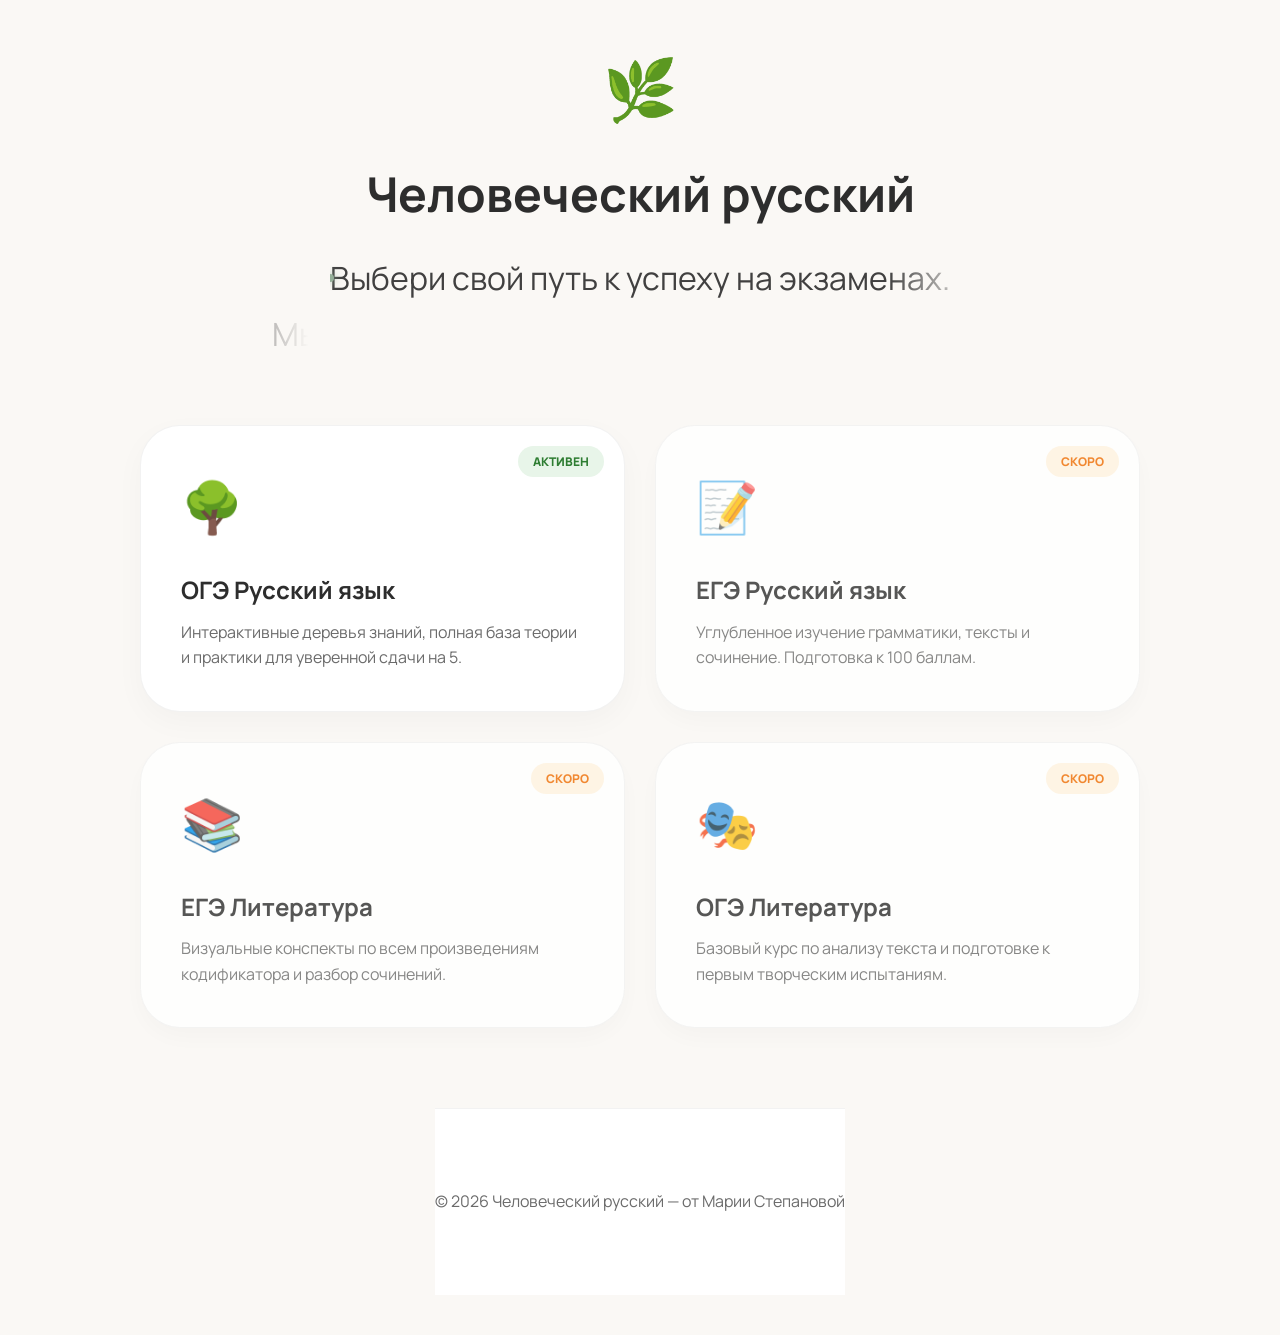
<file: index.html>
<!DOCTYPE html>
<html lang="ru">
<head>
    <meta charset="UTF-8">
    <meta name="viewport" content="width=device-width, initial-scale=1.0">
    <title>Человеческий русский | Выбор направления</title>
    <link href="https://fonts.googleapis.com/css2?family=Caveat:wght@400;700&family=Manrope:wght@400;500;700;800&display=swap" rel="stylesheet">
    <link rel="stylesheet" href="style.css">
    <script src="auth.js"></script>
    <style>
        .hub-container {
            min-height: 100vh;
            display: flex;
            flex-direction: column;
            align-items: center;
            justify-content: center;
            padding: 40px 20px;
            position: relative;
            z-index: 1;
        }

        .hub-header {
            text-align: center;
            margin-bottom: 60px;
        }

        .hub-header h1 {
            font-size: 48px;
            margin-bottom: 20px;
        }

        .hub-header p {
            font-family: 'Caveat', cursive;
            font-size: 28px;
            color: var(--text-color);
            max-width: 600px;
            min-height: 1.5em;
            display: inline-block;
            line-height: 1.2;
            opacity: 0.8;
            margin: 0;
        }

        .cursor {
            display: inline-block;
            width: 3px;
            height: 1em;
            background-color: var(--accent-green);
            margin-left: 2px;
            animation: blink 1s step-end infinite;
            vertical-align: middle;
        }

        @keyframes blink {
            from, to { opacity: 1; }
            50% { opacity: 0; }
        }

        .courses-grid {
            display: grid;
            grid-template-columns: repeat(2, 1fr);
            gap: 30px;
            max-width: 1000px;
            width: 100%;
        }

        .course-card {
            background: white;
            border-radius: 40px;
            padding: 40px;
            text-decoration: none;
            color: inherit;
            transition: var(--transition);
            box-shadow: var(--shadow);
            border: 1px solid rgba(0,0,0,0.05);
            display: flex;
            flex-direction: column;
            position: relative;
            overflow: hidden;
        }

        .course-card::before {
            content: '';
            position: absolute;
            top: 0; left: 0; width: 100%; height: 100%;
            background: linear-gradient(135deg, var(--accent-green), transparent);
            opacity: 0;
            transition: var(--transition);
        }

        .course-card:hover {
            transform: translateY(-10px);
            box-shadow: 0 40px 80px rgba(0,0,0,0.1);
            border-color: var(--accent-green);
        }

        .course-card:hover::before {
            opacity: 0.05;
        }

        .course-icon {
            font-size: 50px;
            margin-bottom: 25px;
            position: relative;
        }

        .course-info {
            position: relative;
        }

        .course-info h3 {
            font-size: 24px;
            margin-bottom: 10px;
            color: var(--text-color);
        }

        .course-info p {
            color: var(--text-light);
            font-size: 16px;
            line-height: 1.6;
        }

        .status-badge {
            position: absolute;
            top: 20px;
            right: 20px;
            padding: 6px 15px;
            border-radius: 100px;
            font-size: 12px;
            font-weight: 800;
            text-transform: uppercase;
        }

        .status-active { background: #E8F5E9; color: #2E7D32; }
        .status-soon { background: #FFF3E0; color: #EF6C00; }

        .hub-header p {
            font-family: 'Caveat', cursive;
            font-size: 32px;
            color: var(--text-color);
            max-width: 800px;
            line-height: 1.6;
            opacity: 0.9;
            margin: 0;
            display: flex;
            flex-direction: column;
            align-items: center;
        }

        .writing-line {
            display: inline-block;
            position: relative;
            white-space: nowrap;
            mask-image: linear-gradient(to right, 
                black calc(var(--p) - 10%), 
                transparent calc(var(--p) + 5%)
            );
            mask-size: 100% 100%;
            -webkit-mask-image: linear-gradient(to right, 
                black calc(var(--p) - 10%), 
                transparent calc(var(--p) + 5%)
            );
            mask-repeat: no-repeat;
            --p: 0%;
            transition: --p 2.5s linear;
            margin-bottom: 5px;
        }

        /* Pen tip for each line */
        .writing-line::after {
            content: '';
            position: absolute;
            left: var(--p);
            top: 50%;
            width: 8px;
            height: 8px;
            background: var(--accent-green);
            border-radius: 50%;
            box-shadow: 0 0 10px var(--accent-green);
            transform: translate(-50%, -50%);
            display: none;
            opacity: 0;
            transition: opacity 0.3s;
        }

        .writing-line.active::after {
            display: block;
            opacity: 1;
        }

        @property --p {
            syntax: '<percentage>';
            inherits: false;
            initial-value: 0%;
        }

        @media (max-width: 768px) {
            .courses-grid {
                grid-template-columns: 1fr;
            }
            .hub-header h1 { font-size: 36px; }
            .hub-header p { font-size: 20px; }
            .writing-line { white-space: normal; } /* Allow wrap on mobile if needed */
        }
    </style>
</head>
<body style="background: var(--bg-color);">
    <div class="bg-blob blob-1"></div>
    <div class="bg-blob blob-2"></div>

    <div class="hub-container">
        <div class="hub-header">
            <div style="font-size: 60px; margin-bottom: 20px;">🌿</div>
            <h1>Человеческий русский</h1>
            <p>
                <span class="writing-line" id="line1">Выбери свой путь к успеху на экзаменах.</span>
                <span class="writing-line" id="line2">Мы сделали подготовку понятной и интересной.</span>
            </p>
        </div>

    <script>
        document.addEventListener('DOMContentLoaded', () => {
            const l1 = document.getElementById('line1');
            const l2 = document.getElementById('line2');
            
            // Sequential animation
            setTimeout(() => {
                l1.classList.add('active');
                l1.style.setProperty('--p', '100%');
                
                // Start second line after first is done
                setTimeout(() => {
                    l1.classList.remove('active'); // Hide pen 1
                    l2.classList.add('active');
                    l2.style.setProperty('--p', '100%');
                    
                    setTimeout(() => { 
                        l2.classList.remove('active'); // Hide pen 2
                    }, 2500);
                }, 2800); // Wait for L1 to finish + slight gap
            }, 800);
        });
    </script>

        <div class="courses-grid">
            <!-- ОГЭ РУССКИЙ -->
            <a href="oge-rus.html" class="course-card">
                <span class="status-badge status-active">Активен</span>
                <div class="course-icon">🌳</div>
                <div class="course-info">
                    <h3>ОГЭ Русский язык</h3>
                    <p>Интерактивные деревья знаний, полная база теории и практики для уверенной сдачи на 5.</p>
                </div>
            </a>

            <!-- ЕГЭ РУССКИЙ -->
            <div class="course-card" style="opacity: 0.8; cursor: default;">
                <span class="status-badge status-soon">Скоро</span>
                <div class="course-icon">📝</div>
                <div class="course-info">
                    <h3>ЕГЭ Русский язык</h3>
                    <p>Углубленное изучение грамматики, тексты и сочинение. Подготовка к 100 баллам.</p>
                </div>
            </div>

            <!-- ЕГЭ ЛИТЕРАТУРА -->
            <div class="course-card" style="opacity: 0.8; cursor: default;">
                <span class="status-badge status-soon">Скоро</span>
                <div class="course-icon">📚</div>
                <div class="course-info">
                    <h3>ЕГЭ Литература</h3>
                    <p>Визуальные конспекты по всем произведениям кодификатора и разбор сочинений.</p>
                </div>
            </div>

            <!-- ОГЭ ЛИТЕРАТУРА -->
            <div class="course-card" style="opacity: 0.8; cursor: default;">
                <span class="status-badge status-soon">Скоро</span>
                <div class="course-icon">🎭</div>
                <div class="course-info">
                    <h3>ОГЭ Литература</h3>
                    <p>Базовый курс по анализу текста и подготовке к первым творческим испытаниям.</p>
                </div>
            </div>
        </div>

        <footer style="margin-top: 80px; text-align: center; color: var(--text-light);">
            <p>© 2026 Человеческий русский — от Марии Степановой</p>
        </footer>
    </div>
</body>
</html>
</file>
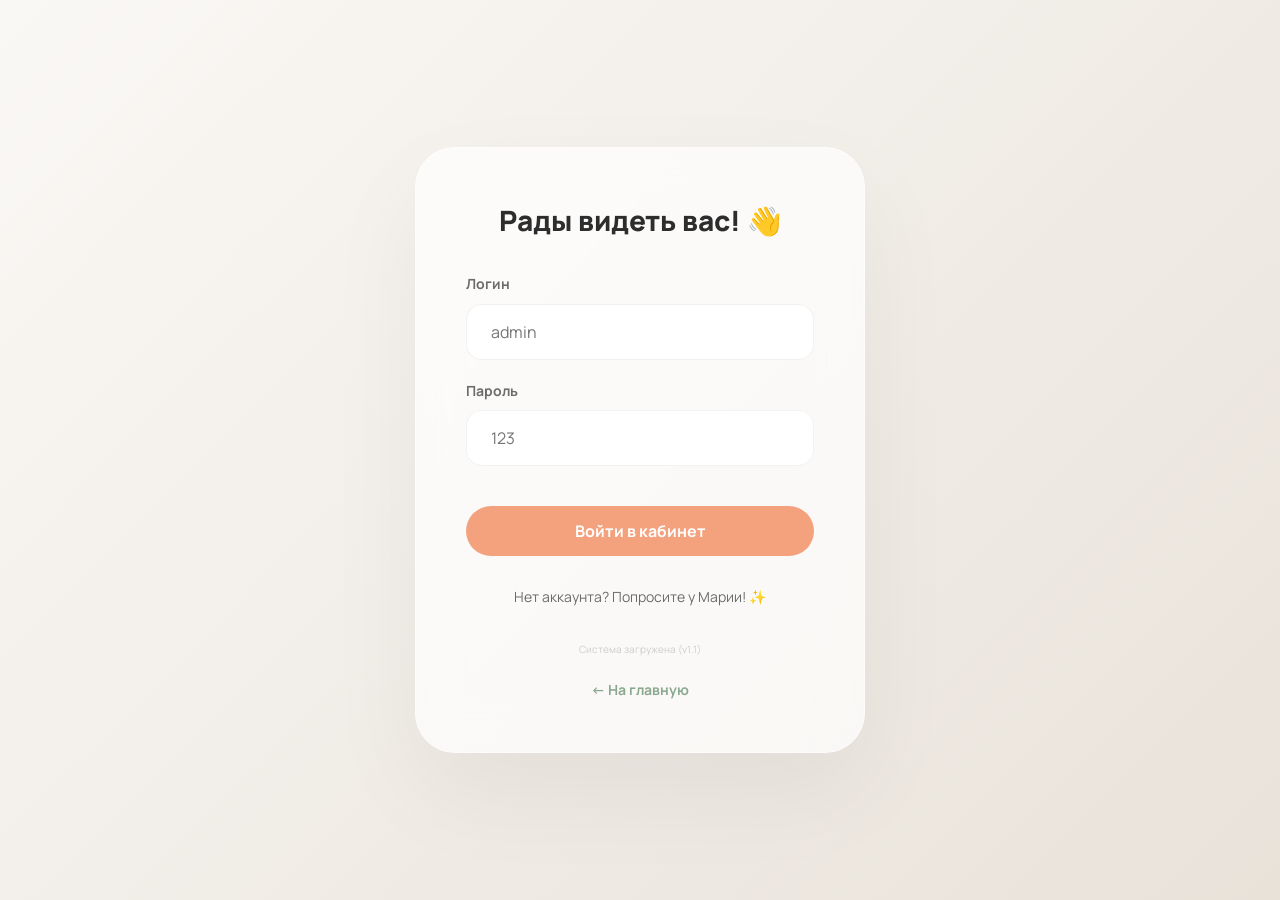
<file: admin.html>
<!DOCTYPE html>
<html lang="ru">
<head>
    <meta charset="UTF-8">
    <meta name="viewport" content="width=device-width, initial-scale=1.0">
    <title>Личный кабинет | Преподаватель</title>
    <link href="https://fonts.googleapis.com/css2?family=Manrope:wght@400;500;700;800&display=swap" rel="stylesheet">
    <link rel="stylesheet" href="style.css">
    <script src="auth.js"></script>
    <script src="modules-data.js"></script>
    <style>
        .admin-page {
            max-width: 1200px;
            margin: 40px auto;
            padding: 0 20px;
        }

        .dashboard-header {
            display: flex;
            justify-content: space-between;
            align-items: center;
            margin-bottom: 50px;
        }

        .teacher-info {
            display: flex;
            align-items: center;
            gap: 20px;
        }

        .avatar {
            width: 60px;
            height: 60px;
            background: var(--accent-peach);
            border-radius: 50%;
            display: flex;
            align-items: center;
            justify-content: center;
            font-size: 24px;
            color: white;
            font-weight: 800;
        }

        .modules-manager {
            background: white;
            border-radius: 40px;
            padding: 40px;
            box-shadow: var(--shadow);
            border: 1px solid rgba(0, 0, 0, 0.05);
        }

        .modules-manager h2 {
            margin-bottom: 30px;
        }

        .modules-list {
            display: flex;
            flex-direction: column;
            gap: 15px;
        }

        .module-item {
            background: var(--bg-color);
            padding: 24px;
            border-radius: 24px;
            display: grid;
            grid-template-columns: 50px 1fr 120px 150px;
            align-items: center;
            gap: 20px;
            transition: var(--transition);
            border: 1px solid transparent;
        }

        .module-item:hover {
            border-color: var(--accent-green);
            transform: scale(1.01);
            background: white;
            box-shadow: 0 10px 20px rgba(0, 0, 0, 0.02);
        }

        .module-number {
            font-size: 24px;
            font-weight: 800;
            color: var(--accent-green);
            opacity: 0.5;
        }

        .module-details h4 {
            margin-bottom: 4px;
        }

        .module-details p {
            font-size: 14px;
            color: var(--text-light);
        }

        .module-status {
            font-size: 12px;
            font-weight: 700;
            padding: 4px 12px;
            border-radius: 100px;
            text-align: center;
        }

        .status-open { background: rgba(138, 168, 143, 0.1); color: var(--accent-green); }
        .status-locked { background: rgba(211, 204, 193, 0.2); color: #A09688; }

        .module-actions {
            display: flex;
            gap: 8px;
            justify-content: flex-end;
        }

        .btn-icon {
            width: 40px;
            height: 40px;
            border-radius: 12px;
            background: white;
            border: 1px solid rgba(0, 0, 0, 0.05);
            display: flex;
            align-items: center;
            justify-content: center;
            cursor: pointer;
            transition: var(--transition);
        }

        .btn-icon:hover {
            background: var(--accent-green);
            color: white;
            border-color: var(--accent-green);
        }

        .btn-icon:disabled {
            opacity: 0.3;
            cursor: not-allowed;
        }

        .welcome-card {
            background: linear-gradient(45deg, var(--accent-green), var(--accent-green-dark));
            color: white;
            padding: 40px;
            border-radius: 40px;
            margin-bottom: 40px;
            display: flex;
            align-items: center;
            gap: 40px;
        }

        .welcome-text h1 { font-size: 32px; margin-bottom: 10px; }
        .welcome-text p { opacity: 0.9; font-size: 18px; }

        @media (max-width: 900px) {
            .module-item {
                grid-template-columns: 50px 1fr;
            }
            .module-status, .module-actions {
                grid-column: span 2;
                justify-content: flex-start;
            }
        }

        /* Modal Styles */
        .admin-modal {
            position: fixed;
            top: 0; left: 0; width: 100%; height: 100%;
            background: rgba(0,0,0,0.4);
            backdrop-filter: blur(10px);
            display: none;
            align-items: center;
            justify-content: center;
            z-index: 2000;
        }

        .admin-modal.active { display: flex; }

        .modal-content-admin {
            background: white;
            width: 90%;
            max-width: 600px;
            border-radius: 40px;
            padding: 40px;
            box-shadow: 0 40px 100px rgba(0,0,0,0.1);
            max-height: 80vh;
            overflow-y: auto;
        }

        .submodule-item {
            display: flex;
            justify-content: space-between;
            align-items: center;
            padding: 15px 20px;
            background: var(--bg-color);
            margin-bottom: 10px;
            border-radius: 16px;
        }

        .submodule-actions { display: flex; gap: 10px; }
    </style>
</head>
<body style="background: var(--bg-color);">
    <script>
        Auth.checkAuth('teacher');
    </script>

    <div class="admin-page">
        <header class="dashboard-header">
            <a href="index.html" class="logo">🌿 Русский по-русски</a>
            <div class="teacher-info">
                <span id="teacher-name">Мария Константиновна</span>
                <div class="avatar">М</div>
                <button class="btn btn-secondary" onclick="Auth.logout()" style="padding: 10px 24px; font-size: 14px;">Выйти</button>
            </div>
        </header>

        <section class="welcome-card">
            <div style="font-size: 80px;">🎓</div>
            <div class="welcome-text">
                <h1>Кабинет управления обучением</h1>
                <p>Здесь вы можете видеть все учебные модули и управлять их порядком на сайте.</p>
            </div>
        </section>

        <main class="modules-manager">
            <div style="display: flex; justify-content: space-between; align-items: flex-start; margin-bottom: 40px;">
                <div>
                    <h2>Управление модулями</h2>
                    <p style="color: var(--text-light); margin-top: -20px;">Порядок модулей определяет их положение на дереве знаний.</p>
                </div>
            </div>

            <div id="modules-list" class="modules-list">
                <!-- Modules will be rendered here -->
            </div>
        </main>

        <section class="modules-manager" style="margin-top: 40px;">
            <h2>Мои ученики</h2>
            <p style="color: var(--text-light); margin-top: -20px; margin-bottom: 30px;">Прогресс учеников на платформе.</p>
            
            <table style="width: 100%; border-collapse: collapse; text-align: left;">
                <thead>
                    <tr style="border-bottom: 2px solid var(--bg-color); color: var(--text-light);">
                        <th style="padding: 15px;">Имя</th>
                        <th style="padding: 15px;">Текущий урок</th>
                        <th style="padding: 15px;">Раздел</th>
                        <th style="padding: 15px;">Дата</th>
                    </tr>
                </thead>
                <tbody id="students-list">
                    <!-- Students here -->
                </tbody>
            </table>
        </section>
    </div>

    <div class="admin-modal" id="submodule-modal">
        <div class="modal-content-admin">
            <div style="display: flex; justify-content: space-between; align-items: center; margin-bottom: 30px;">
                <h3 id="modal-module-title">Управление уроками раздела</h3>
                <button onclick="closeModal()" style="font-size: 24px; cursor: pointer; background: none; border: none;">✕</button>
            </div>
            <div id="submodules-list">
                <!-- Submodules will be here -->
            </div>
            <button class="btn btn-primary" onclick="closeModal()" style="width: 100%; margin-top: 20px;">Готово</button>
        </div>
    </div>

    <script>
        let currentEditingModuleIdx = -1;

        function renderModules() {
            const list = document.getElementById('modules-list');
            const modules = ModulesData.getModules();
            list.innerHTML = '';

            modules.forEach((mod, idx) => {
                const item = document.createElement('div');
                item.className = 'module-item';
                item.innerHTML = `
                    <div class="module-number" style="cursor:pointer" onclick="openSubmodules(${idx})">${idx + 1}</div>
                    <div class="module-details" style="cursor:pointer" onclick="openSubmodules(${idx})">
                        <h4>${mod.title}</h4>
                        <p>${mod.description}</p>
                    </div>
                    <div class="module-status ${mod.locked ? 'status-locked' : 'status-open'}">
                        ${mod.locked ? '🔒 Закрыто' : '🔓 Доступно'}
                    </div>
                    <div class="module-actions">
                        <button class="btn-icon" onclick="openSubmodules(${idx})" title="Настроить уроки">📝</button>
                        <button class="btn-icon" onclick="moveModule(${idx}, ${idx - 1})" ${idx === 0 ? 'disabled' : ''} title="Вверх">↑</button>
                        <button class="btn-icon" onclick="moveModule(${idx}, ${idx + 1})" ${idx === modules.length - 1 ? 'disabled' : ''} title="Вниз">↓</button>
                        <button class="btn-icon" onclick="toggleLock(${idx})" title="${mod.locked ? 'Открыть' : 'Закрыть'}">${mod.locked ? '🔒' : '🔓'}</button>
                    </div>
                `;
                list.appendChild(item);
            });
        }

        function moveModule(from, to) {
            ModulesData.moveModule(from, to);
            renderModules();
        }

        function toggleLock(idx) {
            const modules = ModulesData.getModules();
            modules[idx].locked = !modules[idx].locked;
            ModulesData.saveModules(modules);
            renderModules();
        }

        function openSubmodules(idx) {
            currentEditingModuleIdx = idx;
            const modules = ModulesData.getModules();
            const mod = modules[idx];
            
            document.getElementById('modal-module-title').innerText = mod.title;
            renderSubmodules(mod);
            document.getElementById('submodule-modal').classList.add('active');
        }

        function renderSubmodules(mod) {
            const list = document.getElementById('submodules-list');
            list.innerHTML = '';
            
            if (!mod.subModules || mod.subModules.length === 0) {
                list.innerHTML = '<p style="text-align:center; color:gray; padding: 20px;">В этом разделе пока нет уроков.</p>';
                return;
            }

            mod.subModules.forEach((sm, smIdx) => {
                const item = document.createElement('div');
                item.className = 'submodule-item';
                item.innerHTML = `
                    <div>
                        <span style="font-weight:700; color:var(--accent-green); margin-right: 10px;">${smIdx + 1}</span>
                        <span>${sm.title}</span>
                    </div>
                    <div class="submodule-actions">
                        <button class="btn-icon" onclick="toggleSubmoduleLock(${smIdx})">${sm.locked ? '🔓' : '🔒'}</button>
                    </div>
                `;
                list.appendChild(item);
            });
        }

        function toggleSubmoduleLock(smIdx) {
            const modules = ModulesData.getModules();
            const mod = modules[currentEditingModuleIdx];
            mod.subModules[smIdx].locked = !mod.subModules[smIdx].locked;
            
            ModulesData.saveModules(modules);
            renderSubmodules(mod);
            renderModules(); // Also refresh the main list just in case
        }

        function renderStudents() {
            const list = document.getElementById('students-list');
            const users = Auth.getUsers();
            list.innerHTML = '';

            users.filter(u => u.role === 'student').forEach(student => {
                const tr = document.createElement('tr');
                tr.style.borderBottom = '1px solid var(--bg-color)';
                
                const p = student.progress || {};
                const date = p.timestamp ? new Date(p.timestamp).toLocaleDateString() : '-';
                
                tr.innerHTML = `
                    <td style="padding: 15px;"><b>${student.username}</b></td>
                    <td style="padding: 15px;">${p.title || 'Не начал'}</td>
                    <td style="padding: 15px;">${p.moduleId ? 'Раздел ' + p.moduleId : '-'}</td>
                    <td style="padding: 15px; font-size: 13px; color: var(--text-light);">${date}</td>
                `;
                list.appendChild(tr);
            });
        }

        function closeModal() {
            document.getElementById('submodule-modal').classList.remove('active');
        }

        document.addEventListener('DOMContentLoaded', () => {
            renderModules();
            renderStudents();
        });
    </script>
</body>
</html>
</file>
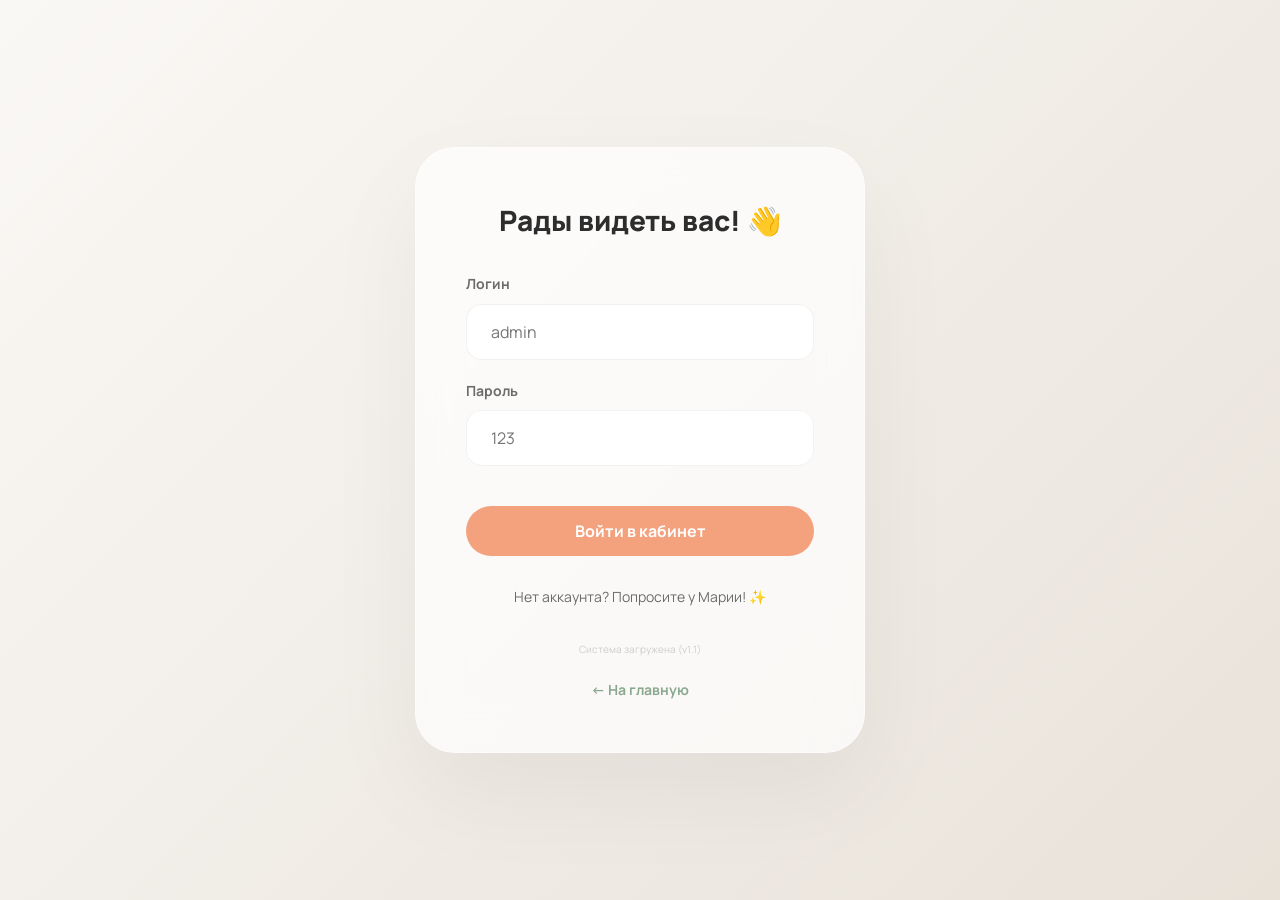
<file: login.html>
<!DOCTYPE html>
<html lang="ru">
<head>
    <meta charset="UTF-8">
    <meta name="viewport" content="width=device-width, initial-scale=1.0">
    <title>Вход | Русский по-русски</title>
    <link href="https://fonts.googleapis.com/css2?family=Manrope:wght@400;500;700;800&display=swap" rel="stylesheet">
    <link rel="stylesheet" href="style.css">
    <style>
        .login-page {
            min-height: 100vh;
            display: flex;
            align-items: center;
            justify-content: center;
            background: linear-gradient(135deg, #FAF8F5 0%, #E8E2D9 100%);
            padding: 20px;
        }

        .login-card {
            background: rgba(255, 255, 255, 0.7);
            backdrop-filter: blur(20px);
            padding: 50px;
            border-radius: 40px;
            box-shadow: 0 40px 100px rgba(0, 0, 0, 0.05);
            width: 100%;
            max-width: 450px;
            text-align: center;
            border: 1px solid rgba(255, 255, 255, 0.5);
        }

        .login-card h1 {
            font-size: 28px;
            font-weight: 800;
            margin-bottom: 30px;
            color: var(--text-main);
        }

        .form-group {
            margin-bottom: 20px;
            text-align: left;
        }

        .form-group label {
            display: block;
            font-weight: 700;
            margin-bottom: 8px;
            color: var(--text-light);
            font-size: 14px;
        }

        .form-group input {
            width: 100%;
            padding: 16px 24px;
            border-radius: 16px;
            border: 1px solid rgba(0, 0, 0, 0.05);
            background: white;
            font-size: 16px;
            transition: var(--transition);
        }

        .form-group input:focus {
            outline: none;
            border-color: var(--accent-green);
            box-shadow: 0 0 0 4px rgba(138, 168, 143, 0.1);
        }

        .login-btn {
            width: 100%;
            margin-top: 20px;
        }

        .login-footer {
            margin-top: 30px;
            font-size: 14px;
            color: var(--text-light);
        }

        .login-footer a {
            color: var(--accent-green);
            font-weight: 700;
        }

        .error-msg {
            color: var(--accent-peach);
            background: rgba(244, 162, 126, 0.1);
            padding: 12px;
            border-radius: 12px;
            font-size: 14px;
            margin-bottom: 20px;
            display: none;
        }
    </style>
</head>
<body>
    <div class="login-page">
        <div class="login-card">
            <h1>Рады видеть вас! 👋</h1>
            <div id="error-msg" class="error-msg">Неверный логин или пароль</div>
            <form id="login-form">
                <div class="form-group">
                    <label>Логин</label>
                    <input type="text" id="username" placeholder="admin" required>
                </div>
                <div class="form-group">
                    <label>Пароль</label>
                    <input type="password" id="password" placeholder="123" required>
                </div>
                <button type="submit" class="btn btn-primary login-btn">Войти в кабинет</button>
            </form>
            <div class="login-footer">
                Нет аккаунта? Попросите у Марии! ✨
                <br><br>
                <div id="auth-status" style="font-size: 10px; color: #ccc; margin-top: 10px;">Система загружена (v1.1)</div>
                <br>
                <a href="index.html">← На главную</a>
            </div>
        </div>
    </div>

    <script src="auth.js"></script>
    <script>
        const form = document.getElementById('login-form');
        const errorMsg = document.getElementById('error-msg');
        const statusMsg = document.getElementById('auth-status');

        if (typeof Auth === 'undefined') {
            statusMsg.innerText = '⚠️ Ошибка: Система авторизации не найдена!';
            statusMsg.style.color = 'red';
        } else if (!Auth.isStorageHealthy()) {
            statusMsg.innerHTML = '⚠️ Хранилище браузера заблокировано!<br>Сайт работает некорректно без локального сервера.<br>Попробуйте открыть через VS Code Live Server.';
            statusMsg.style.color = '#F4A27E';
            statusMsg.style.fontSize = '12px';
        }

        form.onsubmit = (e) => {
            e.preventDefault();
            const u = document.getElementById('username').value;
            const p = document.getElementById('password').value;
            
            console.log('Login attempt:', u);
            const user = Auth.login(u, p);
            
            if (user) {
                console.log('Login success!', user);
                const target = user.role === 'teacher' ? 'admin.html' : 'index.html';
                window.location.href = target;
            } else {
                console.error('Login failed: Invalid credentials');
                errorMsg.style.display = 'block';
            }
        };
    </script>
</body>
</html>
</file>
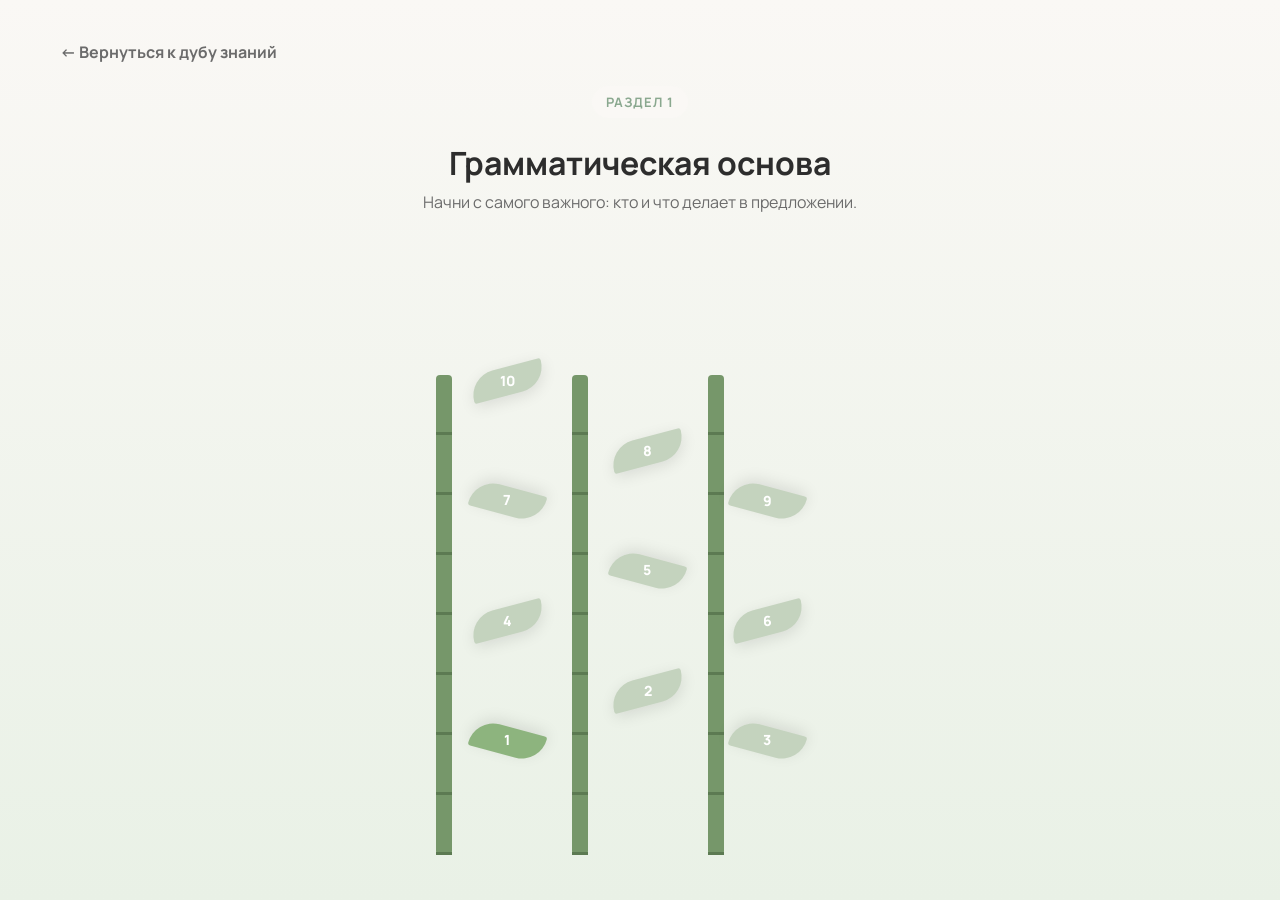
<file: module-tree.html>
<!DOCTYPE html>
<html lang="ru">
<head>
    <meta charset="UTF-8">
    <meta name="viewport" content="width=device-width, initial-scale=1.0">
    <title>Карта раздела | Русский по-русски</title>
    <link href="https://fonts.googleapis.com/css2?family=Manrope:wght@400;500;700;800&display=swap" rel="stylesheet">
    <link rel="stylesheet" href="style.css">
    <script src="auth.js"></script>
    <script src="modules-data.js"></script>
    <style>
        .subtree-page {
            min-height: 100vh;
            background: linear-gradient(180deg, #FAF8F5 0%, #E9F1E6 100%);
            padding-top: 40px;
            overflow: hidden;
        }

        .back-btn {
            display: inline-flex;
            align-items: center;
            gap: 10px;
            color: var(--text-light);
            font-weight: 700;
            margin-bottom: 20px;
            z-index: 100;
            position: relative;
        }

        .section-header {
            text-align: center;
            margin-bottom: 40px;
            position: relative;
            z-index: 100;
        }

        .bamboo-container {
            position: relative;
            width: 100%;
            height: 600px;
            display: flex;
            justify-content: center;
            align-items: flex-end;
            gap: 120px;
            margin-top: 40px;
            z-index: 1;
        }

        .bamboo-stalk {
            position: relative;
            width: 16px;
            height: 480px;
            background: #76976A;
            border-radius: 4px;
            display: flex;
            flex-direction: column-reverse;
            transform: scaleY(0) translateZ(0);
            transform-origin: bottom;
            transition: transform 1.2s cubic-bezier(0.175, 0.885, 0.32, 1.275);
            z-index: 5;
        }

        .bamboo-active .bamboo-stalk {
            transform: scaleY(1) translateZ(0) !important;
        }

        .bamboo-node {
            height: 60px;
            width: 100%;
            border-bottom: 3px solid #5C7A52;
            position: relative;
        }

        /* --- LEAVES (Flat structure like index.html) --- */
        .leaf.bamboo-item {
            position: absolute;
            background: #8DB47E;
            border-radius: 100px 10px 100px 10px;
            width: 75px;
            height: 28px;
            display: flex !important;
            align-items: center;
            justify-content: center;
            box-shadow: 0 4px 15px rgba(0,0,0,0.1);
            transition: transform 0.6s cubic-bezier(0.175, 0.885, 0.32, 1.275), background 0.3s;
            z-index: 20;
            transform: scale(0);
            visibility: visible !important;
            cursor: pointer;
            text-decoration: none;
        }

        .bamboo-active .leaf.bamboo-item {
            transform: scale(1) !important;
        }

        /* Leaf Styles for directions */
        .leaf.bamboo-item.right { transform: rotate(-15deg) scale(0); }
        .leaf.bamboo-item.left { transform: rotate(195deg) scale(0); }

        .bamboo-active .leaf.bamboo-item.right { transform: rotate(-15deg) scale(1) !important; }
        .bamboo-active .leaf.bamboo-item.left { transform: rotate(195deg) scale(1) !important; }

        .leaf.bamboo-item i {
            display: block;
            color: white;
            font-weight: 800;
            font-style: normal;
            font-size: 14px;
        }

        .leaf.bamboo-item.right i { transform: rotate(15deg); }
        .leaf.bamboo-item.left i { transform: rotate(-195deg); }

        .leaf.bamboo-item.locked {
            background: #C4D3BE !important;
            cursor: not-allowed;
        }

        /* Hardcoded Positions (The "Oak" method) */
        /* Stalk 1 (Left) */
        .leaf-pos-1 { bottom: 100px; left: calc(50% - 170px); transition-delay: 1.5s; }
        .leaf-pos-4 { bottom: 220px; left: calc(50% - 170px); transition-delay: 1.8s; }
        .leaf-pos-7 { bottom: 340px; left: calc(50% - 170px); transition-delay: 2.1s; }
        .leaf-pos-10 { bottom: 460px; left: calc(50% - 170px); transition-delay: 2.4s; }

        /* Stalk 2 (Center) */
        .leaf-pos-2 { bottom: 150px; left: calc(50% - 30px); transition-delay: 1.6s; }
        .leaf-pos-5 { bottom: 270px; left: calc(50% - 30px); transition-delay: 1.9s; }
        .leaf-pos-8 { bottom: 390px; left: calc(50% - 30px); transition-delay: 2.2s; }

        /* Stalk 3 (Right) */
        .leaf-pos-3 { bottom: 100px; left: calc(50% + 90px); transition-delay: 1.7s; }
        .leaf-pos-6 { bottom: 220px; left: calc(50% + 90px); transition-delay: 2.0s; }
        .leaf-pos-9 { bottom: 340px; left: calc(50% + 90px); transition-delay: 2.3s; }

        .leaf.bamboo-item:hover {
            background: var(--accent-peach) !important;
        }

        /* Tooltip */
        .leaf.bamboo-item .tooltip {
            position: absolute;
            bottom: 40px;
            left: 50%;
            transform: translateX(-50%) rotate(0deg);
            background: white;
            color: var(--text-main);
            padding: 15px;
            border-radius: 20px;
            width: 200px;
            box-shadow: 0 10px 30px rgba(0,0,0,0.1);
            opacity: 0;
            visibility: hidden;
            transition: 0.3s;
            pointer-events: none;
            z-index: 1000;
        }

        .leaf.bamboo-item:hover .tooltip {
            opacity: 1;
            visibility: visible;
            transform: translateX(-50%) translateY(-10px);
        }

        #loading-overlay {
            position: fixed; top: 0; left: 0; width: 100%; height: 100%;
            background: #FAF8F5; display: flex; align-items: center; justify-content: center;
            z-index: 1000; font-weight: bold; color: var(--accent-green);
        }
    </style>
</head>
<body>
    <div id="loading-overlay">Загружаем карту...</div>

    <div class="subtree-page" id="main-content">
        <div class="container">
            <a href="index.html" class="back-btn">← Вернуться к дубу знаний</a>
            
            <div class="section-header">
                <span class="badge" id="category-badge">Раздел 1</span>
                <h1 id="module-title">Грамматическая основа</h1>
                <p id="module-desc" style="color: var(--text-light);"></p>
            </div>

            <div class="bamboo-container" id="bamboo-root">
                <!-- Stalks -->
                <div class="bamboo-stalk"><div class="bamboo-node"></div><div class="bamboo-node"></div><div class="bamboo-node"></div><div class="bamboo-node"></div><div class="bamboo-node"></div><div class="bamboo-node"></div><div class="bamboo-node"></div><div class="bamboo-node"></div></div>
                <div class="bamboo-stalk"><div class="bamboo-node"></div><div class="bamboo-node"></div><div class="bamboo-node"></div><div class="bamboo-node"></div><div class="bamboo-node"></div><div class="bamboo-node"></div><div class="bamboo-node"></div><div class="bamboo-node"></div></div>
                <div class="bamboo-stalk"><div class="bamboo-node"></div><div class="bamboo-node"></div><div class="bamboo-node"></div><div class="bamboo-node"></div><div class="bamboo-node"></div><div class="bamboo-node"></div><div class="bamboo-node"></div><div class="bamboo-node"></div></div>

                <!-- Leaves Container (Hardcoded for stability) -->
                <div id="leaves-target"></div>
            </div>
        </div>
    </div>

    <script>
        document.addEventListener('DOMContentLoaded', () => {
            try {
                const params = new URLSearchParams(window.location.search);
                const moduleId = parseInt(params.get('id')) || 1;
                const modules = ModulesData.getModules();
                const module = modules.find(m => m.id === moduleId);

                if (!module) {
                    document.getElementById('loading-overlay').innerText = 'Ошибка: Раздел не найден';
                    return;
                }

                document.getElementById('module-title').innerText = module.title;
                document.getElementById('module-desc').innerText = module.description;

                const subModules = module.subModules || [];
                const leavesTarget = document.getElementById('leaves-target');

                subModules.forEach((sm, idx) => {
                    const leafNum = idx + 1;
                    const leaf = document.createElement(sm.locked ? 'div' : 'a');
                    if (!sm.locked) leaf.href = `lesson.html?mid=${moduleId}&sid=${idx}`;
                    
                    const isRight = leafNum % 2 === 0;
                    leaf.className = `leaf bamboo-item leaf-pos-${leafNum} ${isRight ? 'right' : 'left'} ${sm.locked ? 'locked' : ''}`;
                    
                    leaf.innerHTML = `
                        <i>${leafNum}</i>
                        <div class="tooltip" style="transform: translateX(-50%) rotate(${isRight ? 15 : -195}deg) rotateX(0)">
                            <b>${sm.title}</b><br>
                            ${sm.locked ? '🔒 Закрыто' : '🔓 Доступно'}
                        </div>
                    `;
                    leavesTarget.appendChild(leaf);
                });

                // Trigger animation
                setTimeout(() => {
                    document.getElementById('loading-overlay').style.display = 'none';
                    document.getElementById('main-content').classList.add('bamboo-active');
                }, 500);

            } catch (e) {
                console.error(e);
                document.getElementById('loading-overlay').innerText = 'Ошибка загрузки данных';
            }
        });
    </script>
</body>
</html>
</file>
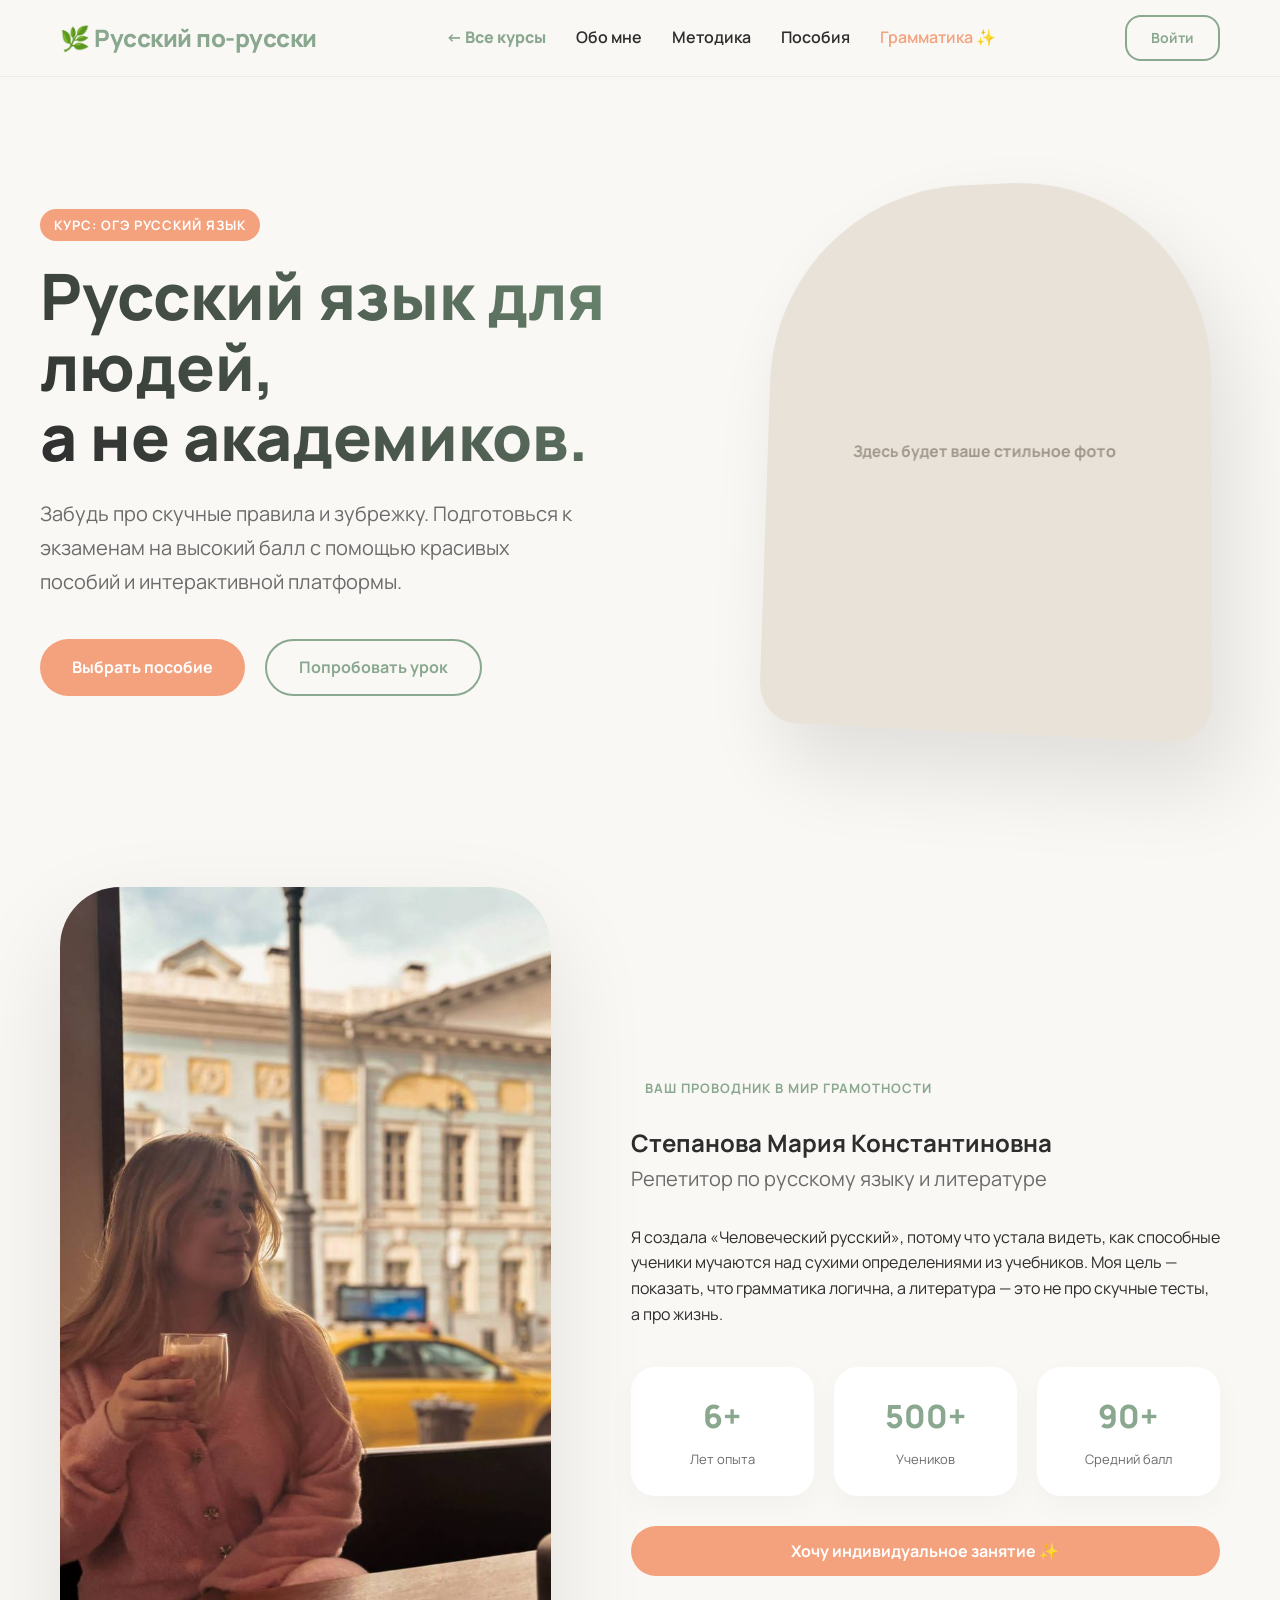
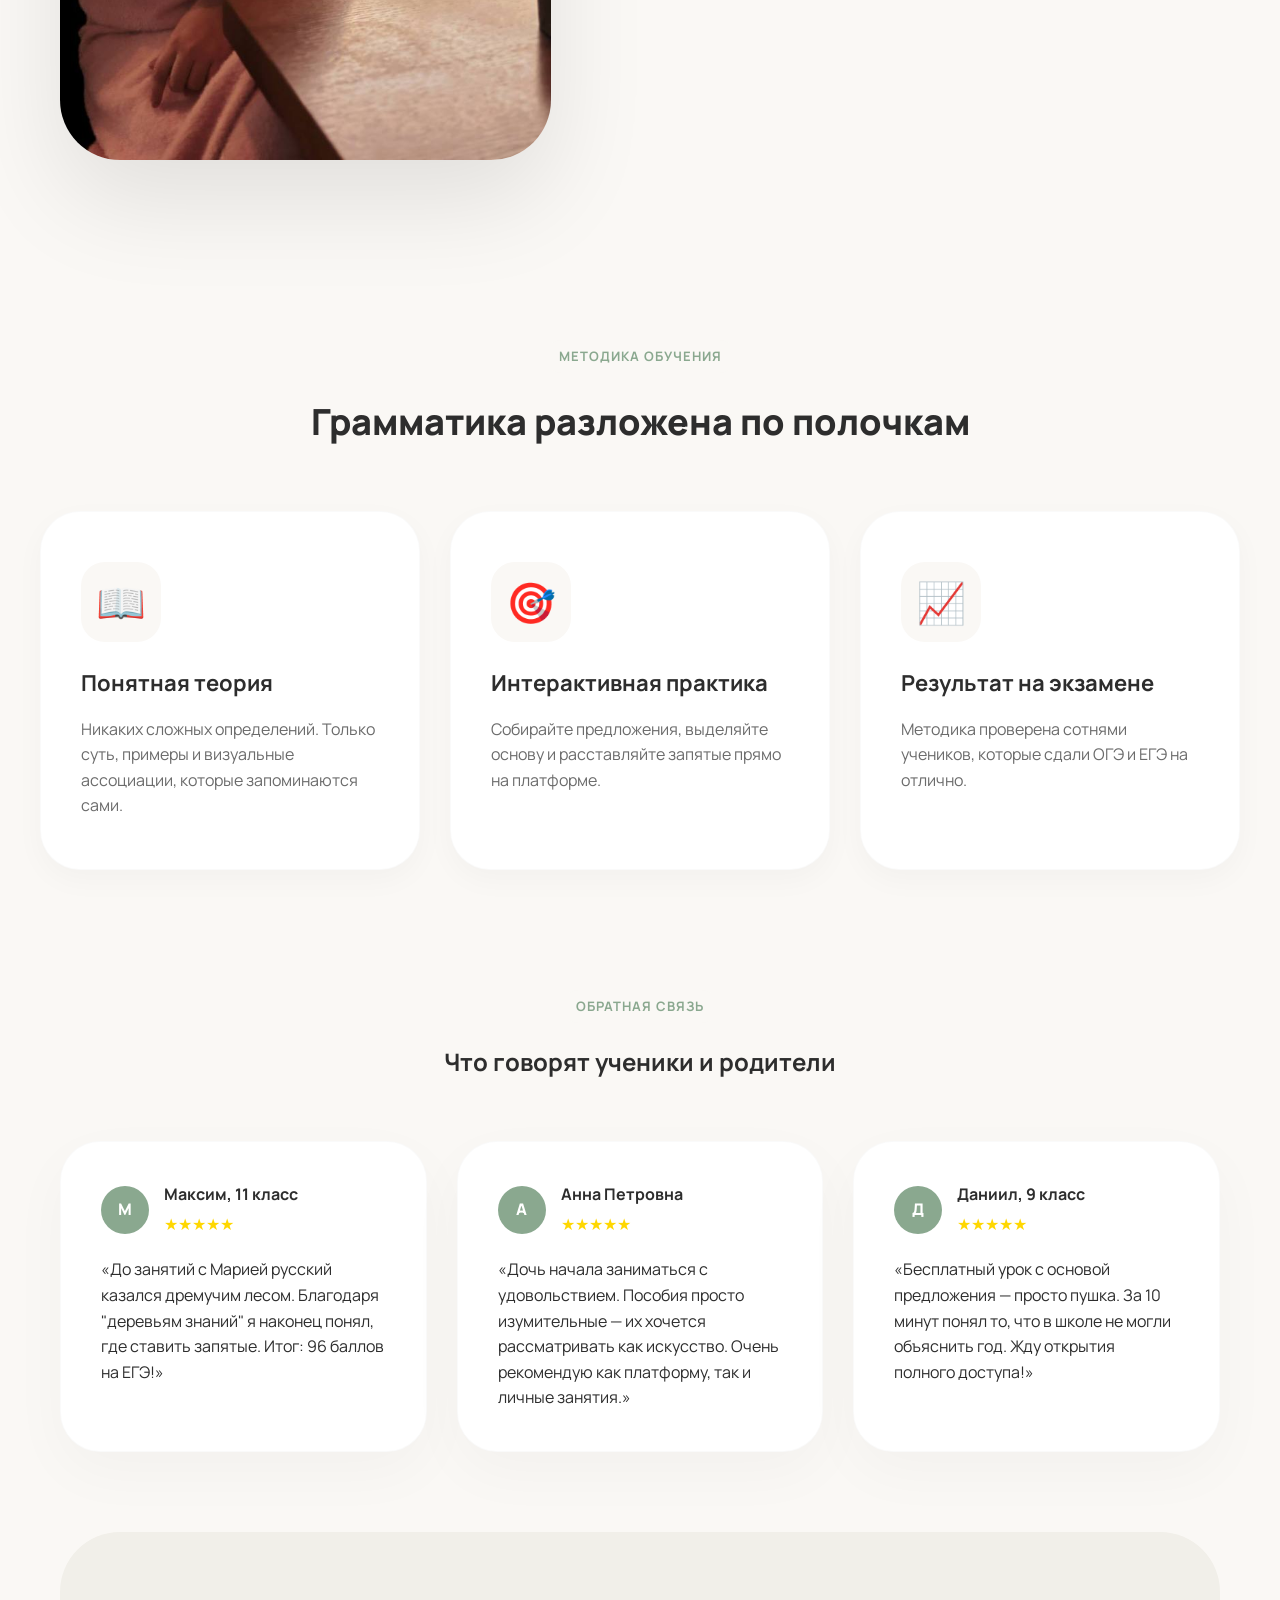
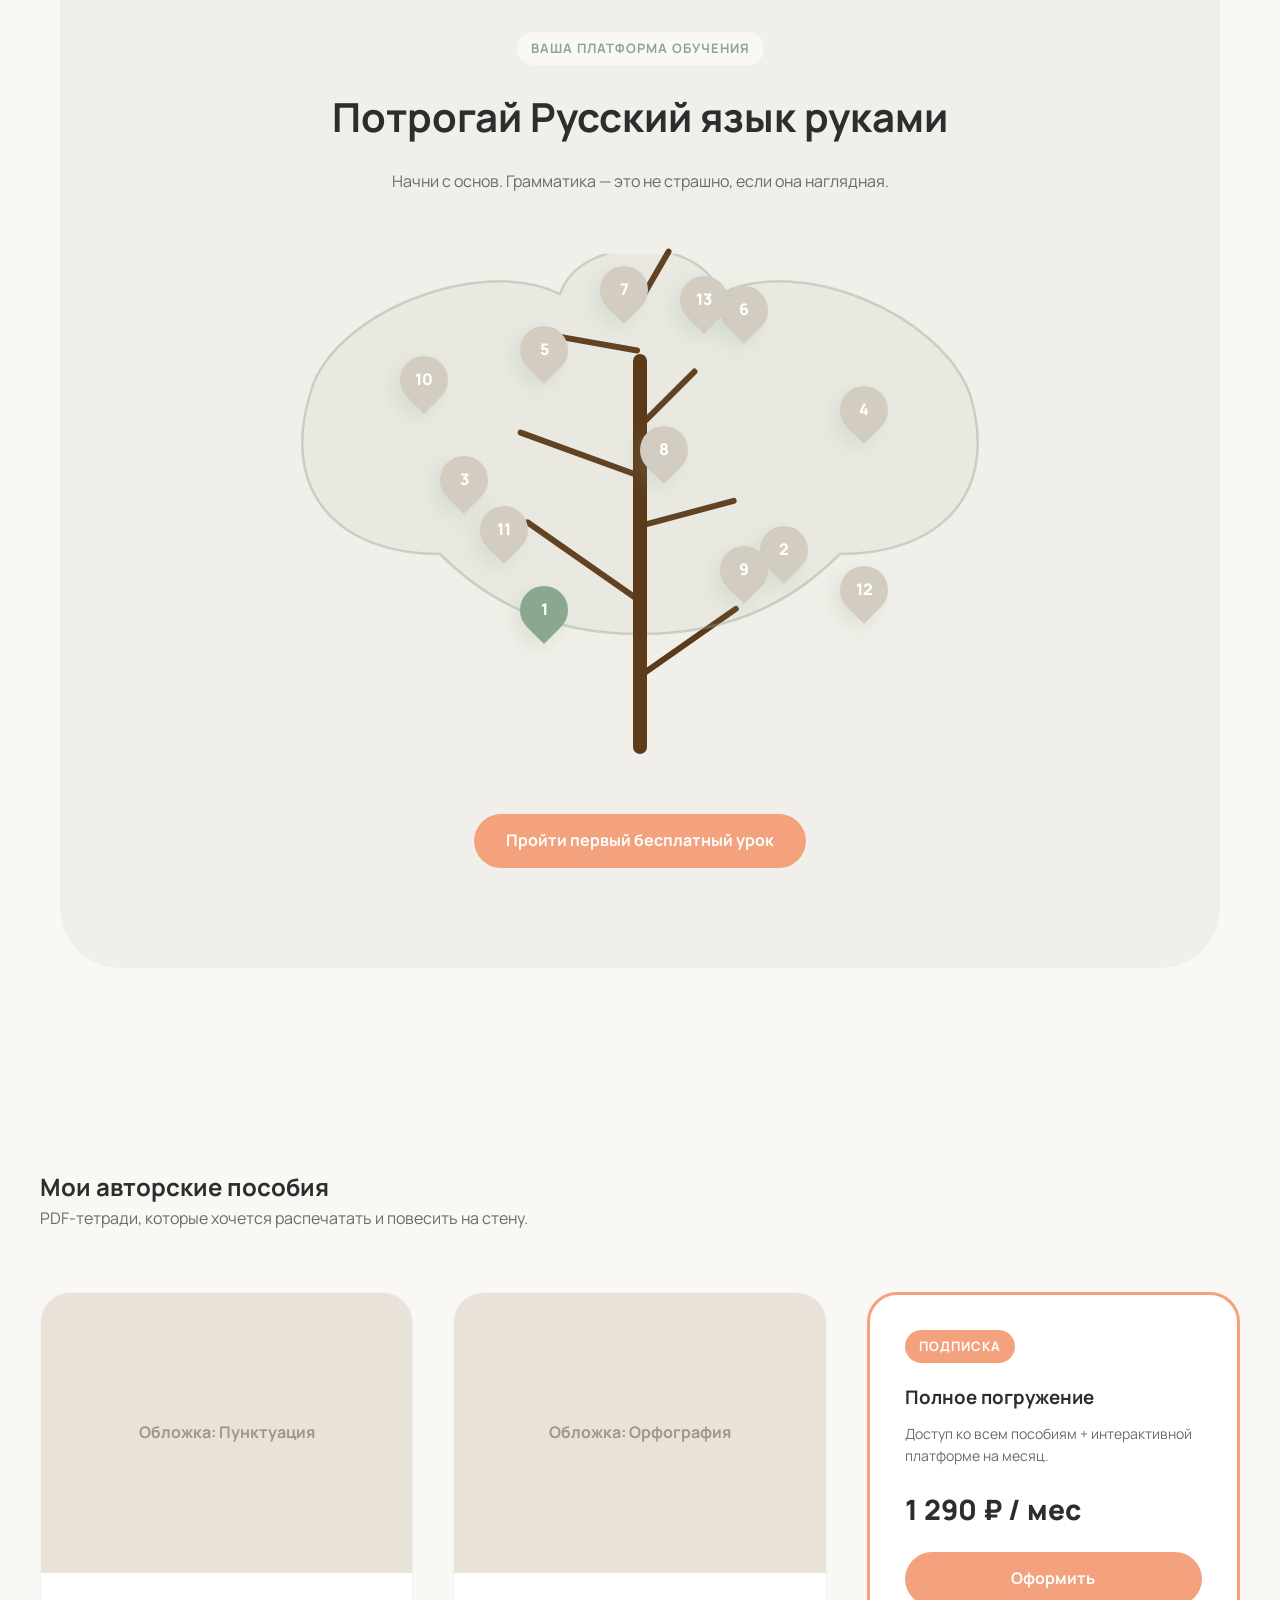
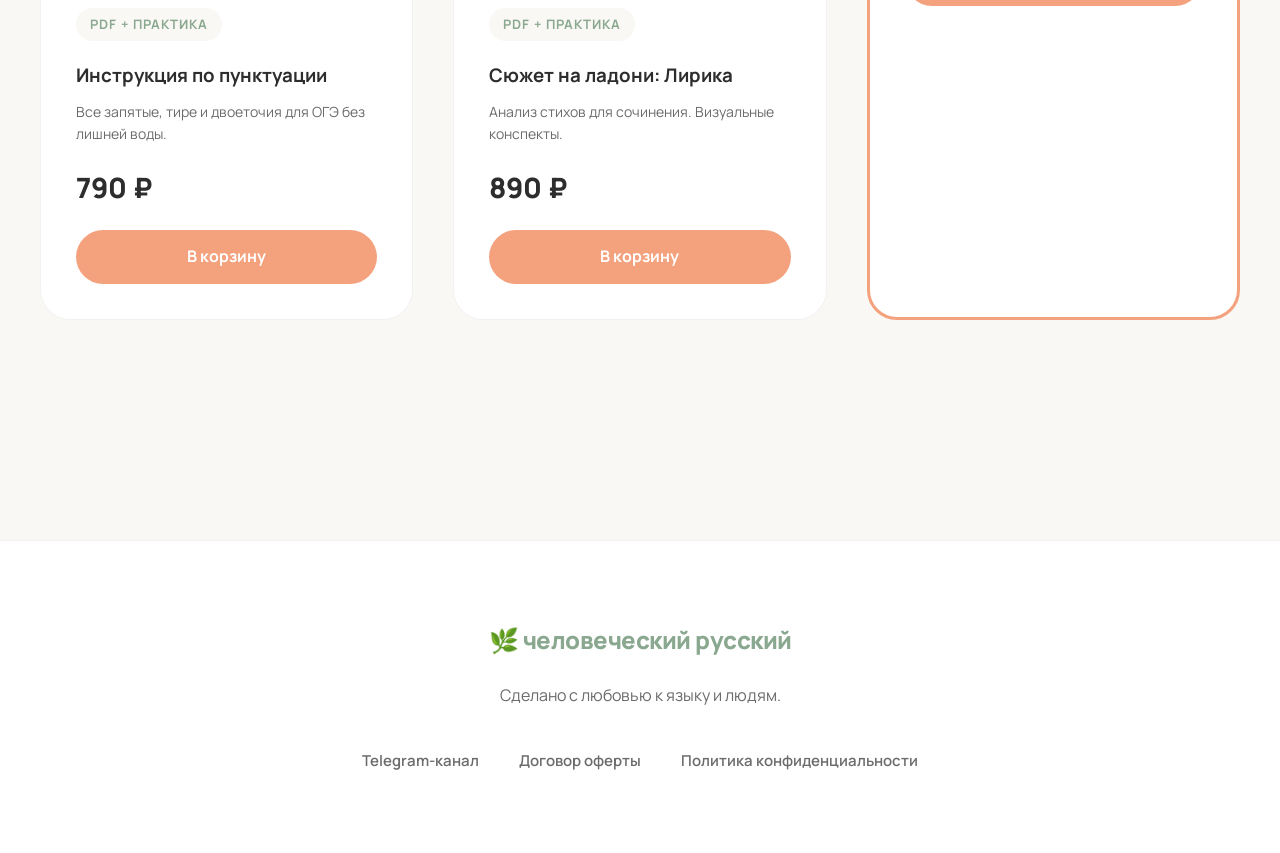
<file: oge-rus.html>
<!DOCTYPE html>
<html lang="ru">

<head>
    <meta charset="UTF-8">
    <meta name="viewport" content="width=device-width, initial-scale=1.0">
    <title>ОГЭ Русский язык | Человеческий русский</title>
    <!-- Подключаем современный красивый шрифт -->
    <link href="https://fonts.googleapis.com/css2?family=Manrope:wght@400;500;700;800&display=swap" rel="stylesheet">
    <link rel="stylesheet" href="style.css">
    <script src="auth.js"></script>
    <script src="modules-data.js"></script>
</head>

<body>

    <!-- ШАПКА -->
    <header>
        <div class="container nav-container">
            <a href="index.html" class="logo">🌿 Русский по-русски</a>
            <nav class="nav-links">
                <a href="index.html" style="font-weight: 800; color: var(--accent-green);">← Все курсы</a>
                <a href="#about">Обо мне</a>
                <a href="#methodology">Методика</a>
                <a href="#shop">Пособия</a>
                <a href="lesson.html" style="color: var(--accent-peach);">Грамматика ✨</a>
            </nav>
            <div class="nav-actions" id="nav-actions">
                <a href="login.html" class="btn btn-secondary" id="login-link"
                    style="padding: 10px 24px; font-size: 14px; border-radius: 16px;">Войти</a>
            </div>
        </div>
    </header>

    <!-- ГЛАВНЫЙ ЭКРАН -->
    <section class="container hero">
        <div class="hero-text">
            <span class="badge" style="background: var(--accent-peach); color: white;">Курс: ОГЭ Русский язык</span>
            <h1>Русский язык для людей,<br>а не академиков.</h1>
            <p>Забудь про скучные правила и зубрежку. Подготовься к экзаменам на высокий балл с помощью красивых пособий
                и интерактивной платформы.</p>
            <div class="hero-buttons">
                <a href="#shop" class="btn btn-primary">Выбрать пособие</a>
                <a href="lesson.html" class="btn btn-secondary">Попробовать урок</a>
            </div>
        </div>
        <div class="hero-image">
            <div class="hero-image-inner">
                Здесь будет ваше стильное фото
            </div>
        </div>
    </section>

    <!-- ОБО МНЕ -->
    <section class="container about-section" id="about">
        <div class="about-grid">
            <div class="about-image">
                <div class="image-wrapper">
                    <img src="photo_2025-10-31_21-26-51.jpg" alt="Мария Степанова">
                </div>
            </div>
            <div class="about-text">
                <span class="badge">Ваш проводник в мир грамотности</span>
                <h2>Степанова Мария Константиновна</h2>
                <p class="expert-title">Репетитор по русскому языку и литературе</p>
                <div class="bio-content">
                    <p>Я создала «Человеческий русский», потому что устала видеть, как способные ученики мучаются над
                        сухими определениями из учебников. Моя цель — показать, что грамматика логична, а литература —
                        это не про скучные тесты, а про жизнь.</p>
                    <div class="stats-grid">
                        <div class="stat-item">
                            <span class="stat-number">6+</span>
                            <span class="stat-label">Лет опыта</span>
                        </div>
                        <div class="stat-item">
                            <span class="stat-number">500+</span>
                            <span class="stat-label">Учеников</span>
                        </div>
                        <div class="stat-item">
                            <span class="stat-number">90+</span>
                            <span class="stat-label">Средний балл</span>
                        </div>
                    </div>
                </div>
                <button class="btn btn-primary" onclick="openPrivateLessonModal()" style="margin-top: 30px; width: 100%;">Хочу индивидуальное занятие ✨</button>
            </div>
        </div>
    </section>

    <!-- СЛОЖНАЯ ГРАММАТИКА (МЕТОДИКА) -->
    <section class="container features" id="methodology">
        <div style="text-align: center; margin-bottom: 60px;">
            <span class="badge">Методика обучения</span>
            <h2>Грамматика разложена по полочкам</h2>
        </div>
        <div class="cards scroll-reveal-container">
            <div class="card reveal-card">
                <div class="card-icon">📖</div>
                <h3>Понятная теория</h3>
                <p>Никаких сложных определений. Только суть, примеры и визуальные ассоциации, которые запоминаются сами.
                </p>
            </div>
            <div class="card reveal-card">
                <div class="card-icon">🎯</div>
                <h3>Интерактивная практика</h3>
                <p>Собирайте предложения, выделяйте основу и расставляйте запятые прямо на платформе.</p>
            </div>
            <div class="card reveal-card">
                <div class="card-icon">📈</div>
                <h3>Результат на экзамене</h3>
                <p>Методика проверена сотнями учеников, которые сдали ОГЭ и ЕГЭ на отлично.</p>
            </div>
        </div>
    </section>

    <!-- ОТЗЫВЫ -->
    <section class="container reviews-section" id="reviews">
        <div style="text-align: center; margin-bottom: 60px;">
            <span class="badge">Обратная связь</span>
            <h2>Что говорят ученики и родители</h2>
        </div>
        <div class="reviews-grid">
            <div class="review-card">
                <div class="review-header">
                    <div class="review-avatar">М</div>
                    <div class="review-info">
                        <h4>Максим, 11 класс</h4>
                        <div class="stars">★★★★★</div>
                    </div>
                </div>
                <p>«До занятий с Марией русский казался дремучим лесом. Благодаря "деревьям знаний" я наконец понял, где
                    ставить запятые. Итог: 96 баллов на ЕГЭ!»</p>
            </div>
            <div class="review-card">
                <div class="review-header">
                    <div class="review-avatar">А</div>
                    <div class="review-info">
                        <h4>Анна Петровна</h4>
                        <div class="stars">★★★★★</div>
                    </div>
                </div>
                <p>«Дочь начала заниматься с удовольствием. Пособия просто изумительные — их хочется рассматривать как
                    искусство. Очень рекомендую как платформу, так и личные занятия.»</p>
            </div>
            <div class="review-card">
                <div class="review-header">
                    <div class="review-avatar">Д</div>
                    <div class="review-info">
                        <h4>Даниил, 9 класс</h4>
                        <div class="stars">★★★★★</div>
                    </div>
                </div>
                <p>«Бесплатный урок с основой предложения — просто пушка. За 10 минут понял то, что в школе не могли
                    объяснить год. Жду открытия полного доступа!»</p>
            </div>
        </div>
    </section>

    <!-- ИНТЕРАКТИВНОЕ ДЕРЕВО -->
    <section class="container" id="platform">
        <div class="interactive-section scroll-reveal-tree">
            <span class="badge">Ваша платформа обучения</span>
            <h2>Потрогай Русский язык руками</h2>
            <p style="color: var(--text-light); max-width: 600px; margin: 0 auto;">Начни с основ. Грамматика — это не
                страшно, если она наглядная.</p>

            <div class="tree-container">
                <svg class="tree-crown-svg" viewBox="0 0 800 500" preserveAspectRatio="xMidYMax meet">
                    <path class="crown-path" d="M400,380 
                        C300,380 240,340 200,300 
                        C100,300 40,240 70,140 
                        C90,60 240,0 320,40 
                        C340,-20 460,-20 480,40 
                        C560,0 700,60 730,140 
                        C760,240 700,300 600,300 
                        C560,340 500,380 400,380 Z" />
                </svg>
                <div class="tree-trunk"></div>
                <!-- Ветки -->
                <div class="tree-branch branch-1"></div>
                <div class="tree-branch branch-2"></div>
                <div class="tree-branch branch-3"></div>
                <div class="tree-branch branch-4"></div>
                <div class="tree-branch branch-5"></div>
                <div class="tree-branch branch-6"></div>
                <div class="tree-branch branch-7"></div>
                <div id="tree-leaves-container">
                    <!-- Leaves will be rendered dynamically -->
                </div>
            </div>

            <a href="lesson.html" class="btn btn-primary" style="margin-top: 60px;">Пройти первый бесплатный урок</a>
        </div>
    </section>

    <!-- ВИТРИНА ПОСОБИЙ -->
    <section class="container shop" id="shop">
        <div class="shop-header">
            <div>
                <h2>Мои авторские пособия</h2>
                <p style="color: var(--text-light);">PDF-тетради, которые хочется распечатать и повесить на стену.</p>
            </div>
        </div>

        <div class="product-grid">
            <!-- Товар 1 -->
            <div class="product-card">
                <div class="product-image">Обложка: Пунктуация</div>
                <div class="product-info">
                    <span class="badge">PDF + Практика</span>
                    <h3>Инструкция по пунктуации</h3>
                    <p style="color: var(--text-light); font-size: 14px; margin-top: 10px;">Все запятые, тире и
                        двоеточия для ОГЭ без лишней воды.</p>
                    <div class="product-price">790 ₽</div>
                    <a href="payment.html" class="btn btn-primary" style="width: 100%; text-align: center;">В
                        корзину</a>
                </div>
            </div>

            <!-- Товар 2 -->
            <div class="product-card">
                <div class="product-image">Обложка: Орфография</div>
                <div class="product-info">
                    <span class="badge">PDF + Практика</span>
                    <h3>Сюжет на ладони: Лирика</h3>
                    <p style="color: var(--text-light); font-size: 14px; margin-top: 10px;">Анализ стихов для сочинения.
                        Визуальные конспекты.</p>
                    <div class="product-price">890 ₽</div>
                    <a href="payment.html" class="btn btn-primary" style="width: 100%; text-align: center;">В
                        корзину</a>
                </div>
            </div>

            <!-- Товар 3 -->
            <div class="product-card" style="border: 3px solid var(--accent-peach);">
                <div class="product-info">
                    <span class="badge" style="background: var(--accent-peach); color: white;">Подписка</span>
                    <h3>Полное погружение</h3>
                    <p style="color: var(--text-light); font-size: 14px; margin-top: 10px;">Доступ ко всем пособиям +
                        интерактивной платформе на месяц.</p>
                    <div class="product-price">1 290 ₽ / мес</div>
                    <a href="payment.html" class="btn btn-primary" style="width: 100%; text-align: center;">Оформить</a>
                </div>
            </div>
        </div>
    </section>

    <!-- ПОДВАЛ -->
    <footer>
        <div class="container">
            <div class="logo">🌿 человеческий русский</div>
            <p>Сделано с любовью к языку и людям.</p>
            <div class="footer-links">
                <a href="#">Telegram-канал</a>
                <a href="#">Договор оферты</a>
                <a href="#">Политика конфиденциальности</a>
            </div>
        </div>
    </footer>

    <!-- МОДАЛЬНОЕ ОКНО: ИНДИВИДУАЛЬНОЕ ЗАНЯТИЕ -->
    <div class="modal" id="private-lesson-modal">
        <div class="modal-content">
            <span class="close-modal" onclick="closePrivateLessonModal()">✕</span>
            <div style="text-align: center;">
                <div style="font-size: 80px; margin-bottom: 20px;">👩‍🏫</div>
                <h2 style="margin-bottom: 20px;">Индивидуальные занятия</h2>
                <div style="background: var(--bg-color); padding: 30px; border-radius: 30px; margin-bottom: 30px; text-align: left;">
                    <p style="font-size: 18px; line-height: 1.6; margin-bottom: 15px;">
                        🎯 <b>Первое пробное занятие (30 минут) — бесплатно!</b>
                    </p>
                    <p style="color: var(--text-light);">
                        Мы познакомимся, определим уровень твоих знаний, выявим слабые места и составим пошаговый план подготовки к экзаменам.
                    </p>
                </div>
                <ul style="text-align: left; list-style: none; margin-bottom: 40px;">
                    <li style="margin-bottom: 15px;">✅ Удобный формат (Zoom / Skype / Google Meet)</li>
                    <li style="margin-bottom: 15px;">✅ Индивидуальный темп и программа</li>
                    <li>✅ Поддержка в Telegram 24/7</li>
                </ul>
                <button class="btn btn-primary" style="width: 100%;" onclick="alert('Заявка отправлена! Мария свяжется с вами в течение часа.')">Я хочу заниматься!</button>
            </div>
        </div>
    </div>

    <script>
        function openPrivateLessonModal() {
            document.getElementById('private-lesson-modal').classList.add('active');
        }
        function closePrivateLessonModal() {
            document.getElementById('private-lesson-modal').classList.remove('active');
        }

        // Smooth scroll for anchor links
        document.querySelectorAll('a[href^="#"]').forEach(anchor => {
            anchor.addEventListener('click', function (e) {
                e.preventDefault();
                document.querySelector(this.getAttribute('href')).scrollIntoView({
                    behavior: 'smooth'
                });
            });
        });

        // Scroll Reveal for Feature Cards
        const revealCards = document.querySelectorAll('.reveal-card');
        const observerOptions = {
            threshold: 0.3
        };

        const observer = new IntersectionObserver((entries) => {
            entries.forEach(entry => {
                if (entry.isIntersecting) {
                    // Trigger each card one by one when section enters
                    revealCards.forEach((card, idx) => {
                        setTimeout(() => {
                            card.classList.add('active');
                        }, idx * 400); // 400ms delay between each "slide out"
                    });
                    observer.unobserve(entry.target);
                }
            });
        }, observerOptions);

        const container = document.querySelector('.scroll-reveal-container');
        if (container) observer.observe(container);

        // Check Auth Status for Nav
        const user = Auth.getCurrentUser();
        if (user) {
            const navActions = document.getElementById('nav-actions');
            const targetUrl = user.role === 'teacher' ? 'admin.html' : 'profile.html';
            navActions.innerHTML = `
                <a href="${targetUrl}" class="btn btn-secondary" style="padding: 10px 24px; font-size: 14px; border-radius: 16px;">Кабинет</a>
                <button onclick="Auth.logout()" class="btn-text" style="font-size: 14px; margin-left:15px;">Выйти</button>
            `;
        }

        // Dynamic Tree Rendering
        function renderTreeLeaves() {
            const container = document.getElementById('tree-leaves-container');
            const modules = ModulesData.getModules();
            container.innerHTML = '';

            modules.forEach((mod, idx) => {
                const leaf = document.createElement(mod.locked ? 'div' : 'a');
                if (!mod.locked) {
                    // Lead to the sub-tree page
                    leaf.href = `module-tree.html?id=${mod.id}`;
                }
                leaf.className = `leaf leaf-${idx + 1} ${mod.locked ? 'locked' : 'active-leaf'}`;
                
                leaf.innerHTML = `
                    <i>${idx + 1}</i>
                    <div class="tooltip">
                        <b>${mod.title}</b><br>
                        ${mod.description}<br><br>
                        ${mod.longDesc || (mod.locked ? '🔒 Закрыто' : '👉 Нажми, чтобы увидеть карту')}
                    </div>
                `;
                container.appendChild(leaf);
            });
        }

        renderTreeLeaves();

        // Tree Growth Observer
        const treeSection = document.querySelector('.scroll-reveal-tree');
        if (treeSection) {
            const treeObserver = new IntersectionObserver((entries) => {
                entries.forEach(entry => {
                    if (entry.isIntersecting) {
                        treeSection.classList.add('active');
                        treeObserver.unobserve(entry.target);
                    }
                });
            }, { threshold: 0.5 });
            treeObserver.observe(treeSection);
        }
    </script>
</body>

</html>
</file>
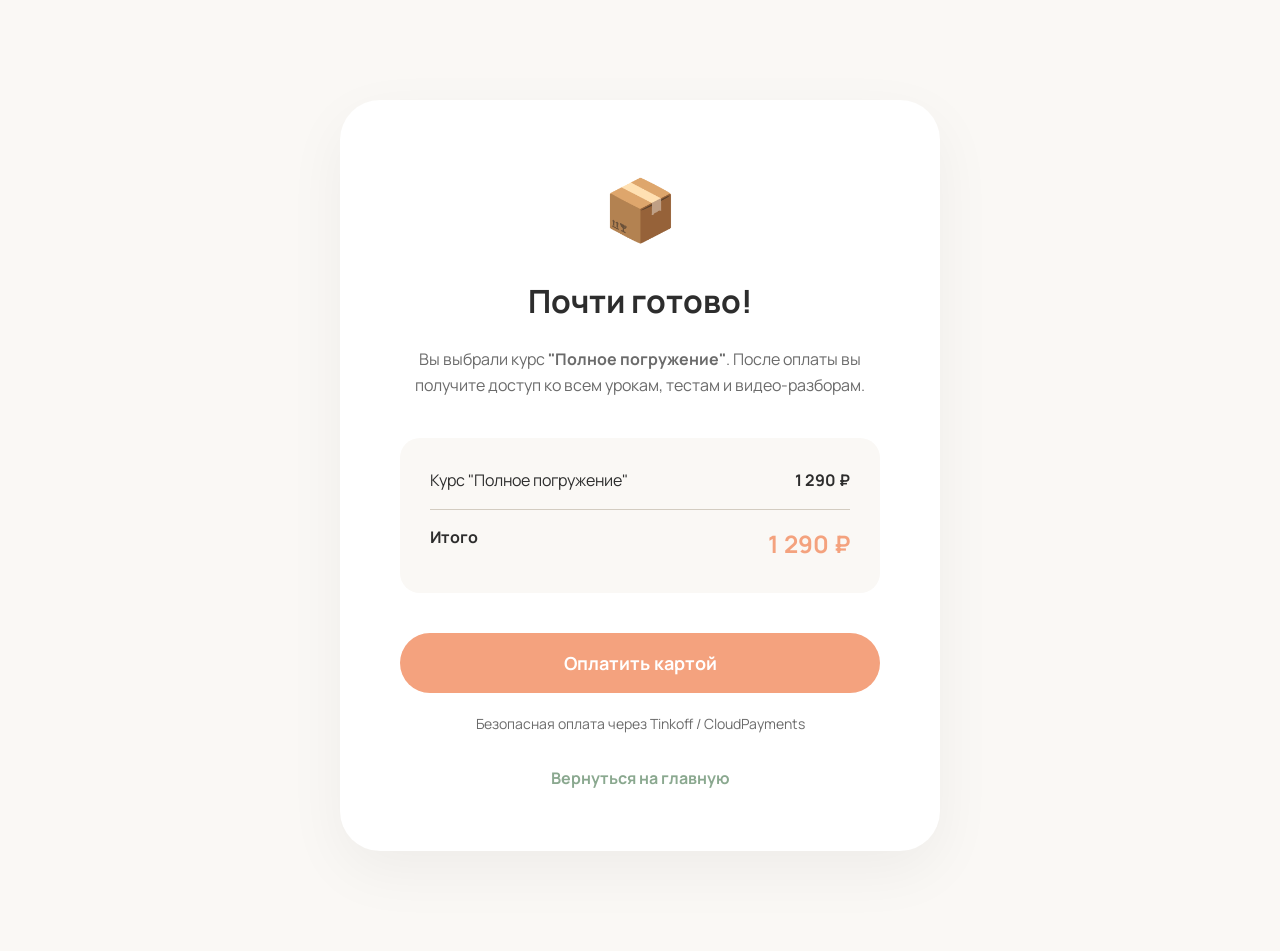
<file: payment.html>
<!DOCTYPE html>
<html lang="ru">
<head>
    <meta charset="UTF-8">
    <meta name="viewport" content="width=device-width, initial-scale=1.0">
    <title>Оплата курса | человеческий русский</title>
    <link href="https://fonts.googleapis.com/css2?family=Manrope:wght@400;500;700;800&display=swap" rel="stylesheet">
    <link rel="stylesheet" href="style.css">
    <style>
        .payment-container {
            max-width: 600px;
            margin: 100px auto;
            text-align: center;
            background: white;
            padding: 60px;
            border-radius: 40px;
            box-shadow: 0 20px 60px rgba(0,0,0,0.05);
        }
    </style>
</head>
<body>
    <div class="container">
        <div class="payment-container">
            <div style="font-size: 60px; margin-bottom: 20px;">📦</div>
            <h1 style="margin-bottom: 20px;">Почти готово!</h1>
            <p style="color: var(--text-light); margin-bottom: 40px;">Вы выбрали курс <b>"Полное погружение"</b>. После оплаты вы получите доступ ко всем урокам, тестам и видео-разборам.</p>
            
            <div style="background: var(--bg-color); padding: 30px; border-radius: 20px; text-align: left; margin-bottom: 40px;">
                <div style="display: flex; justify-content: space-between; margin-bottom: 15px;">
                    <span>Курс "Полное погружение"</span>
                    <b>1 290 ₽</b>
                </div>
                <div style="display: flex; justify-content: space-between; padding-top: 15px; border-top: 1px solid #D3CCC1;">
                    <b>Итого</b>
                    <b style="color: var(--accent-peach); font-size: 24px;">1 290 ₽</b>
                </div>
            </div>

            <button class="btn btn-primary" style="width: 100%; height: 60px; font-size: 18px;">Оплатить картой</button>
            <p style="margin-top: 20px; font-size: 14px; color: var(--text-light);">Безопасная оплата через Tinkoff / CloudPayments</p>
            
            <a href="index.html" style="display: block; margin-top: 30px; color: var(--accent-green); font-weight: 700;">Вернуться на главную</a>
        </div>
    </div>
</body>
</html>
</file>
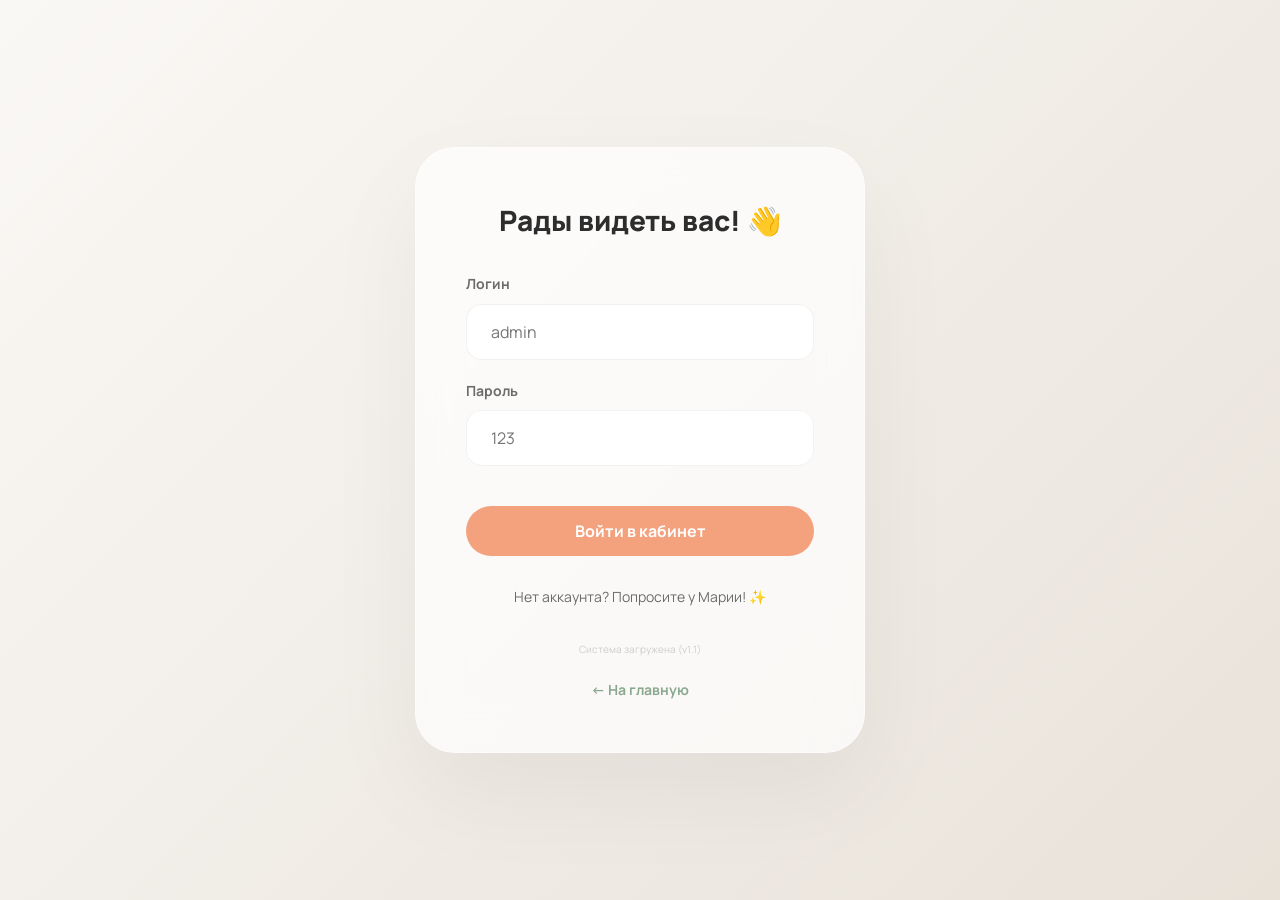
<file: profile.html>
<!DOCTYPE html>
<html lang="ru">
<head>
    <meta charset="UTF-8">
    <meta name="viewport" content="width=device-width, initial-scale=1.0">
    <title>Личный кабинет | Ученик</title>
    <link href="https://fonts.googleapis.com/css2?family=Manrope:wght@400;500;700;800&display=swap" rel="stylesheet">
    <link rel="stylesheet" href="style.css">
    <script src="auth.js"></script>
    <style>
        .profile-page {
            max-width: 1000px;
            margin: 60px auto;
            padding: 0 20px;
        }

        .profile-header {
            background: white;
            padding: 40px;
            border-radius: 40px;
            display: flex;
            align-items: center;
            gap: 40px;
            box-shadow: var(--shadow);
            margin-bottom: 40px;
            position: relative;
            overflow: hidden;
        }

        .profile-header::after {
            content: '🌿';
            position: absolute; right: -20px; bottom: -20px;
            font-size: 120px; opacity: 0.05; transform: rotate(-15deg);
        }

        .profile-avatar {
            width: 120px;
            height: 120px;
            background: var(--accent-green);
            border-radius: 40px;
            display: flex;
            align-items: center;
            justify-content: center;
            font-size: 48px;
            color: white;
            font-weight: 800;
        }

        .profile-info h1 { margin-bottom: 10px; }
        .profile-info p { color: var(--text-light); }

        .progress-card {
            background: white;
            padding: 40px;
            border-radius: 40px;
            box-shadow: var(--shadow);
            display: flex;
            justify-content: space-between;
            align-items: center;
        }

        .progress-details h3 { margin-bottom: 10px; color: var(--text-light); font-size: 16px; text-transform: uppercase; letter-spacing: 1px; }
        .progress-details h2 { margin-bottom: 5px; }

        .stats-row {
            display: grid;
            grid-template-columns: repeat(auto-fit, minmax(200px, 1fr));
            gap: 20px;
            margin-top: 40px;
        }

        .stat-box {
            background: white;
            padding: 30px;
            border-radius: 30px;
            box-shadow: var(--shadow);
            text-align: center;
        }

        .stat-box .num { display: block; font-size: 32px; font-weight: 800; color: var(--accent-peach); margin-bottom: 5px; }
        .stat-box .label { color: var(--text-light); font-size: 14px; }
    </style>
</head>
<body style="background: var(--bg-color);">
    <header>
        <div class="container nav-container">
            <a href="index.html" class="logo">🌿 Русский по-русски</a>
            <div class="nav-actions">
                <button onclick="Auth.logout()" class="btn-text">Выйти</button>
            </div>
        </div>
    </header>

    <main class="profile-page">
        <div class="profile-header">
            <div class="profile-avatar" id="avatar-letter">У</div>
            <div class="profile-info">
                <span class="badge" style="background: var(--accent-peach); color: white;">Ученик</span>
                <h1 id="user-name">Загрузка...</h1>
                <p>Рады видеть тебя снова! Продолжай свой путь к грамотности.</p>
            </div>
        </div>

        <div id="no-progress" style="display: none; text-align: center; padding: 60px;">
            <p style="font-size: 20px; color: var(--text-light);">Тут пока пусто. Начни заниматься, чтобы увидеть свой прогресс!</p>
            <a href="index.html#platform" class="btn btn-primary" style="margin-top: 20px;">Начать учиться</a>
        </div>

        <div id="current-progress" class="progress-card">
            <div class="progress-details">
                <h3>Твой текущий урок</h3>
                <h2 id="progress-title">...</h2>
                <p id="progress-module">Раздел 1</p>
            </div>
            <a href="#" id="continue-btn" class="btn btn-primary">Продолжить 🚀</a>
        </div>

        <div class="stats-row">
            <div class="stat-box">
                <span class="num">1</span>
                <span class="label">Разделов пройдено</span>
            </div>
            <div class="stat-box">
                <span class="num" id="steps-count">0</span>
                <span class="label">Уроков завершено</span>
            </div>
            <div class="stat-box">
                <span class="num">🔥 3</span>
                <span class="label">Дня ударно</span>
            </div>
        </div>
    </main>

    <script>
        document.addEventListener('DOMContentLoaded', () => {
            const user = Auth.getCurrentUser();
            if (!user || user.role !== 'student') {
                window.location.href = 'login.html';
                return;
            }

            document.getElementById('user-name').innerText = user.username;
            document.getElementById('avatar-letter').innerText = user.username[0].toUpperCase();

            const p = user.progress;
            if (p) {
                document.getElementById('progress-title').innerText = p.title || 'В процессе';
                document.getElementById('progress-module').innerText = `Раздел ${p.moduleId}`;
                document.getElementById('continue-btn').href = `lesson.html?mid=${p.moduleId}&sid=${p.subModuleIdx}`;
                document.getElementById('steps-count').innerText = p.subModuleIdx + 1;
            } else {
                document.getElementById('current-progress').style.display = 'none';
                document.getElementById('no-progress').style.display = 'block';
            }
        });
    </script>
</body>
</html>
</file>
<file: style.css>
/* --- DESIGN SYSTEM --- */
:root {
    --bg-color: #FAF8F5;
    --text-main: #2D2D2D;
    --text-light: #6B6B6B;
    --accent-green: #8AA88F;
    --accent-green-dark: #6E8B73;
    --accent-peach: #F4A27E;
    --accent-peach-light: #FCECE4;
    --card-bg: #FFFFFF;
    --transition: all 0.3s cubic-bezier(0.4, 0, 0.2, 1);
    --shadow: 0 10px 30px rgba(0, 0, 0, 0.03);
    --shadow-hover: 0 20px 40px rgba(0, 0, 0, 0.08);
}

/* --- BASE STYLES --- */
* {
    margin: 0;
    padding: 0;
    box-sizing: border-box;
    font-family: 'Manrope', sans-serif;
}

html {
    scroll-behavior: smooth;
}

body {
    background-color: var(--bg-color);
    color: var(--text-main);
    line-height: 1.6;
    overflow-x: hidden;
}

a {
    text-decoration: none;
    color: inherit;
    transition: var(--transition);
}

ul {
    list-style: none;
}

.container {
    max-width: 1200px;
    margin: 0 auto;
    padding: 0 20px;
}

/* --- BUTTONS --- */
.btn {
    display: inline-flex;
    align-items: center;
    justify-content: center;
    padding: 14px 32px;
    border-radius: 50px;
    font-weight: 700;
    font-size: 16px;
    cursor: pointer;
    transition: var(--transition);
    border: none;
    gap: 8px;
}

.btn:hover {
    transform: translateY(-2px);
    box-shadow: var(--shadow-hover);
}

.btn:active {
    transform: translateY(0);
}

.btn-primary {
    background-color: var(--accent-peach);
    color: white;
}

.btn-secondary {
    background-color: transparent;
    color: var(--accent-green);
    border: 2px solid var(--accent-green);
}

.btn-secondary:hover {
    background-color: var(--accent-green);
    color: white;
}

.btn-text {
    background: transparent;
    border: none;
    color: var(--text-light);
    font-weight: 600;
    cursor: pointer;
    padding: 8px 16px;
    transition: var(--transition);
}

.btn-text:hover {
    color: var(--accent-peach);
}

/* --- HEADER --- */
header {
    background-color: rgba(250, 248, 245, 0.85);
    backdrop-filter: blur(20px);
    position: sticky;
    top: 0;
    z-index: 1000;
    padding: 15px 0;
    border-bottom: 1px solid rgba(0, 0, 0, 0.05);
}

.nav-container {
    display: flex;
    justify-content: space-between;
    align-items: center;
}

.logo {
    font-size: 24px;
    font-weight: 800;
    color: var(--accent-green);
    letter-spacing: -0.5px;
    display: flex;
    align-items: center;
    gap: 8px;
}

.nav-links {
    display: flex;
    gap: 30px;
    font-weight: 600;
}

.nav-links a:hover {
    color: var(--accent-peach);
}

.nav-actions {
    display: flex;
    gap: 15px;
}

/* --- HERO --- */
.badge {
    display: inline-block;
    padding: 6px 16px;
    background: rgba(244, 162, 126, 0.1);
    color: var(--accent-peach);
    border-radius: 100px;
    font-size: 13px;
    font-weight: 700;
    margin-bottom: 20px;
    text-transform: uppercase;
    letter-spacing: 1px;
}

.hero {
    display: flex;
    align-items: center;
    justify-content: space-between;
    gap: 60px;
    padding: 100px 0;
    min-height: 80vh;
}

.hero-text {
    flex: 1.2;
    position: relative;
    z-index: 2;
}

.hero-text h1 {
    font-size: clamp(40px, 5vw, 64px);
    font-weight: 800;
    line-height: 1.1;
    margin-bottom: 24px;
    background: linear-gradient(45deg, var(--text-main), var(--accent-green-dark));
    -webkit-background-clip: text;
    background-clip: text;
    -webkit-text-fill-color: transparent;
}

.hero-text p {
    font-size: 20px;
    color: var(--text-light);
    margin-bottom: 40px;
    max-width: 550px;
    line-height: 1.7;
}

.hero-buttons {
    display: flex;
    gap: 20px;
    flex-wrap: wrap;
}

.hero-image {
    flex: 1;
    position: relative;
    display: flex;
    justify-content: center;
    perspective: 1000px;
}

.hero-image-inner {
    width: 100%;
    max-width: 450px;
    height: 550px;
    background: #E8E2D9;
    border-radius: 200px 200px 40px 40px;
    display: flex;
    align-items: center;
    justify-content: center;
    color: #A09688;
    font-weight: bold;
    box-shadow: 20px 40px 80px rgba(0, 0, 0, 0.1);
    transform: rotateY(-10deg) rotateX(5deg);
    transition: var(--transition);
    overflow: hidden;
    position: relative;
}

.hero-image-inner:hover {
    transform: rotateY(0) rotateX(0);
}

/* --- FEATURES --- */
.features {
    padding: 120px 0;
    text-align: center;
}

.features h2 {
    font-size: 36px;
    margin-bottom: 60px;
    font-weight: 800;
}

/* --- ABOUT SECTION --- */
.about-grid {
    display: grid;
    grid-template-columns: 1fr 1.2fr;
    gap: 80px;
    align-items: center;
    padding: 60px 0;
}

.about-image .image-wrapper {
    position: relative;
    border-radius: 60px;
    overflow: hidden;
    box-shadow: 0 40px 100px rgba(0, 0, 0, 0.1);
}

.about-image img {
    width: 100%;
    display: block;
    transition: transform 0.5s;
}

.about-image:hover img {
    transform: scale(1.05);
}

.expert-title {
    font-size: 20px;
    color: var(--text-light);
    margin-bottom: 30px;
}

.stats-grid {
    display: grid;
    grid-template-columns: repeat(3, 1fr);
    gap: 20px;
    margin-top: 40px;
}

.stat-item {
    background: white;
    padding: 24px;
    border-radius: 24px;
    text-align: center;
    box-shadow: 0 10px 30px rgba(0, 0, 0, 0.03);
}

.stat-number {
    display: block;
    font-size: 32px;
    font-weight: 800;
    color: var(--accent-green);
    margin-bottom: 4px;
}

.stat-label {
    font-size: 13px;
    color: var(--text-light);
}

/* --- REVIEWS SECTION --- */
.reviews-grid {
    display: grid;
    grid-template-columns: repeat(auto-fit, minmax(300px, 1fr));
    gap: 30px;
}

.review-card {
    background: white;
    padding: 40px;
    border-radius: 40px;
    box-shadow: 0 20px 60px rgba(0, 0, 0, 0.03);
    border: 1px solid rgba(0, 0, 0, 0.02);
}

.review-header {
    display: flex;
    align-items: center;
    gap: 15px;
    margin-bottom: 20px;
}

.review-avatar {
    width: 48px;
    height: 48px;
    background: var(--accent-green);
    color: white;
    border-radius: 50%;
    display: flex;
    align-items: center;
    justify-content: center;
    font-weight: 800;
}

.stars {
    color: #FFD700;
    margin-top: 4px;
}

@media (max-width: 992px) {
    .about-grid {
        grid-template-columns: 1fr;
        gap: 40px;
    }

    .hero {
        grid-template-columns: 1fr;
        text-align: center;
    }
}

.cards {
    display: grid;
    grid-template-columns: repeat(auto-fit, minmax(300px, 1fr));
    gap: 30px;
}

.reveal-card {
    opacity: 0;
    transition: all 0.8s cubic-bezier(0.2, 0.8, 0.2, 1);
}

.reveal-card:nth-child(1) {
    transform: translateX(-40px);
}

.reveal-card:nth-child(2) {
    transform: translateX(-150px);
}

.reveal-card:nth-child(3) {
    transform: translateX(-250px);
}

.reveal-card.active {
    opacity: 1 !important;
    transform: translateX(0) !important;
}

.card {
    background: var(--card-bg);
    padding: 50px 40px;
    border-radius: 40px;
    box-shadow: var(--shadow);
    text-align: left;
    transition: var(--transition);
    border: 1px solid rgba(0, 0, 0, 0.02);
}

.card:hover {
    transform: translateY(-10px);
    box-shadow: var(--shadow-hover);
}

.card-icon {
    font-size: 40px;
    margin-bottom: 24px;
    background: var(--bg-color);
    width: 80px;
    height: 80px;
    display: flex;
    align-items: center;
    justify-content: center;
    border-radius: 24px;
}

.card h3 {
    margin-bottom: 16px;
    font-size: 22px;
    font-weight: 700;
}

.card p {
    color: var(--text-light);
    font-size: 16px;
    line-height: 1.6;
}

/* --- INTERACTIVE SECTION --- */
.interactive-section {
    background: #F1EFE9;
    padding: 100px 40px;
    border-radius: 60px;
    margin: 80px 0;
    text-align: center;
    position: relative;
    overflow: hidden;
}



.interactive-section h2 {
    font-size: 40px;
    margin-bottom: 20px;
}

.tree-container {
    position: relative;
    width: 100%;
    max-width: 800px;
    height: 500px;
    margin: 60px auto 0;
    display: flex;
    justify-content: center;
    align-items: flex-end;
}

.tree-trunk {
    position: absolute;
    bottom: 0;
    left: 50%;
    transform: translateX(-50%) scaleY(0);
    width: 14px;
    height: 80%;
    background: #5D3A1A;
    border-radius: 10px;
    transform-origin: bottom;
    transition: transform 1.8s cubic-bezier(0.4, 0, 0.2, 1);
    z-index: 2;
}

.tree-crown-svg {
    position: absolute;
    bottom: 0;
    left: 50%;
    transform: translateX(-50%);
    width: 100%;
    height: 100%;
    z-index: 1;
    pointer-events: none;
}

.crown-path {
    fill: transparent;
    stroke: rgba(138, 168, 143, 0.4);
    stroke-width: 2.5;
    stroke-dasharray: 3000;
    stroke-dashoffset: 3000;
    stroke-linecap: round;
    stroke-linejoin: round;
    transition: stroke-dashoffset 4s cubic-bezier(0.4, 0, 0.2, 1), fill 3s ease;
    transition-delay: 1.2s, 2.5s;
}

.scroll-reveal-tree.active .crown-path {
    stroke-dashoffset: 0;
    fill: rgba(138, 168, 143, 0.08);
    /* Gradually turns green */
}

.tree-branch {
    position: absolute;
    height: 6px;
    background: #5D3A1A;
    border-radius: 10px;
    transform: scaleX(0);
    transition: transform 1s cubic-bezier(0.4, 0, 0.2, 1);
}

.scroll-reveal-tree.active .tree-trunk {
    transform: translateX(-50%) scaleY(1);
}

.scroll-reveal-tree.active .tree-branch {
    transform: scaleX(1);
}

/* Branch positions and directions */
.branch-1 {
    bottom: 15%;
    left: 50%;
    width: 120px;
    transform-origin: left;
    transform: rotate(-35deg) scaleX(0);
    transition-delay: 0.6s;
}

.branch-2 {
    bottom: 30%;
    right: 50%;
    width: 140px;
    transform-origin: right;
    transform: rotate(35deg) scaleX(0);
    transition-delay: 0.8s;
}

.branch-3 {
    bottom: 45%;
    left: 50%;
    width: 100px;
    transform-origin: left;
    transform: rotate(-15deg) scaleX(0);
    transition-delay: 1s;
}

.branch-4 {
    bottom: 55%;
    right: 50%;
    width: 130px;
    transform-origin: right;
    transform: rotate(20deg) scaleX(0);
    transition-delay: 1.2s;
}

.branch-5 {
    bottom: 65%;
    left: 50%;
    width: 80px;
    transform-origin: left;
    transform: rotate(-45deg) scaleX(0);
    transition-delay: 1.4s;
}

.branch-6 {
    bottom: 80%;
    right: 50%;
    width: 90px;
    transform-origin: right;
    transform: rotate(10deg) scaleX(0);
    transition-delay: 1.6s;
}

.branch-7 {
    bottom: 90%;
    left: 50%;
    width: 60px;
    transform-origin: left;
    transform: rotate(-60deg) scaleX(0);
    transition-delay: 1.8s;
}

/* Fixing active states */
.scroll-reveal-tree.active .branch-1 {
    transform: rotate(-35deg) scaleX(1);
}

.scroll-reveal-tree.active .branch-2 {
    transform: rotate(35deg) scaleX(1);
}

.scroll-reveal-tree.active .branch-3 {
    transform: rotate(-15deg) scaleX(1);
}

.scroll-reveal-tree.active .branch-4 {
    transform: rotate(20deg) scaleX(1);
}

.scroll-reveal-tree.active .branch-5 {
    transform: rotate(-45deg) scaleX(1);
}

.scroll-reveal-tree.active .branch-6 {
    transform: rotate(10deg) scaleX(1);
}

.scroll-reveal-tree.active .branch-7 {
    transform: rotate(-60deg) scaleX(1);
}

.leaf {
    position: absolute;
    width: 48px;
    height: 48px;
    background: var(--accent-green);
    border-radius: 50% 50% 0 50%;
    transform: rotate(45deg) scale(0);
    display: flex;
    align-items: center;
    justify-content: center;
    cursor: pointer;
    transition: transform 0.6s cubic-bezier(0.175, 0.885, 0.32, 1.275), background 0.3s;
    box-shadow: 0 10px 20px rgba(138, 168, 143, 0.2);
    z-index: 10;
}

/* FIX: Ensure number is always upright by counter-rotating and cleaning up */
.leaf>i {
    display: block;
    transform: rotate(-45deg);
    color: white;
    font-style: normal;
    font-weight: 800;
    font-size: 16px;
    pointer-events: none;
}

.scroll-reveal-tree.active .leaf {
    transform: rotate(45deg) scale(1);
}

/* Stagger leaves even later after branches grow */
.leaf-1 { bottom: 120px; left: 35%; transition-delay: 2s; }
.leaf-2 { bottom: 180px; left: 65%; transition-delay: 2.1s; }
.leaf-3 { bottom: 250px; left: 25%; transition-delay: 2.2s; }
.leaf-4 { bottom: 320px; left: 75%; transition-delay: 2.3s; }
.leaf-5 { bottom: 380px; left: 35%; transition-delay: 2.4s; }
.leaf-6 { bottom: 420px; left: 60%; transition-delay: 2.5s; }
.leaf-7 { bottom: 440px; left: 45%; transition-delay: 2.6s; }
.leaf-8 { bottom: 280px; left: 50%; transition-delay: 2.7s; }
.leaf-9 { bottom: 160px; left: 60%; transition-delay: 2.8s; }
.leaf-10 { bottom: 350px; left: 20%; transition-delay: 2.9s; }
.leaf-11 { bottom: 200px; left: 30%; transition-delay: 3s; }
.leaf-12 { bottom: 140px; left: 75%; transition-delay: 3.1s; }
.leaf-13 { bottom: 430px; left: 55%; transition-delay: 3.2s; }

.leaf:hover {
    transform: rotate(45deg) scale(1.2);
    background: var(--accent-peach);
}

.leaf.locked {
    background: #D3CCC1;
    cursor: not-allowed;
}

.leaf.locked:hover {
    background: #bbb;
}

.tooltip {
    position: absolute;
    bottom: 70px;
    left: 50%;
    transform: translateX(-50%) rotate(-45deg);
    background: white;
    color: var(--text-main);
    padding: 20px;
    border-radius: 24px;
    width: 250px;
    box-shadow: 0 20px 40px rgba(0, 0, 0, 0.1);
    opacity: 0;
    visibility: hidden;
    transition: var(--transition);
    pointer-events: none;
    font-size: 15px;
    text-align: left;
    line-height: 1.5;
}

.leaf:hover .tooltip {
    opacity: 1;
    visibility: visible;
    transform: translateX(-50%) rotate(-45deg) translateY(-10px);
}



/* --- MODAL SYSTEM --- */
.modal {
    position: fixed;
    top: 0;
    left: 0;
    width: 100%;
    height: 100%;
    background: rgba(45, 45, 45, 0.4);
    backdrop-filter: blur(10px);
    display: flex;
    align-items: center;
    justify-content: center;
    z-index: 2000;
    opacity: 0;
    visibility: hidden;
    transition: var(--transition);
}

.modal.active {
    opacity: 1;
    visibility: visible;
}

.modal-content {
    background: var(--bg-color);
    width: 90%;
    max-width: 900px;
    max-height: 90vh;
    border-radius: 40px;
    position: relative;
    padding: 60px;
    overflow-y: auto;
    transform: translateY(30px);
    transition: var(--transition);
    box-shadow: 0 30px 100px rgba(0, 0, 0, 0.2);
}

.modal.active .modal-content {
    transform: translateY(0);
}

.close-modal {
    position: absolute;
    top: 30px;
    right: 30px;
    font-size: 32px;
    cursor: pointer;
    color: var(--text-light);
    transition: var(--transition);
}

.close-modal:hover {
    color: var(--accent-peach);
}

/* --- LESSON UI --- */
.lesson-header {
    margin-bottom: 40px;
    text-align: center;
}

.lesson-header h2 {
    font-size: 32px;
    margin-bottom: 10px;
}

.lesson-step-indicator {
    display: flex;
    justify-content: center;
    gap: 10px;
    margin-bottom: 30px;
}

.step-dot {
    width: 10px;
    height: 10px;
    border-radius: 10px;
    background: #D3CCC1;
    transition: var(--transition);
}

.step-dot.active {
    width: 30px;
    background: var(--accent-green);
}

.lesson-content {
    transition: var(--transition);
}

.theory-card {
    background: var(--card-bg);
    padding: 40px;
    border-radius: 30px;
    margin-bottom: 30px;
    border: 1px solid rgba(0, 0, 0, 0.05);
}

.theory-card h3 {
    margin-bottom: 20px;
    color: var(--accent-green);
}

.practice-area {
    margin-top: 40px;
}

.sentence-builder {
    background: #F1EFE9;
    padding: 40px;
    border-radius: 30px;
    min-height: 200px;
    display: flex;
    flex-wrap: wrap;
    align-items: center;
    justify-content: center;
    gap: 15px;
    border: 2px dashed #D3CCC1;
    margin-bottom: 30px;
}

.word-pool {
    display: flex;
    flex-wrap: wrap;
    justify-content: center;
    gap: 12px;
}

.draggable-word {
    background: white;
    padding: 12px 24px;
    border-radius: 16px;
    box-shadow: 0 4px 10px rgba(0, 0, 0, 0.05);
    cursor: grab;
    font-weight: 700;
    transition: var(--transition);
    user-select: none;
    border: 2px solid transparent;
}

.draggable-word:hover {
    transform: translateY(-2px);
    box-shadow: 0 8px 15px rgba(0, 0, 0, 0.08);
}

.draggable-word.dragging {
    opacity: 0.5;
    transform: scale(0.95);
}

.drop-zone {
    min-width: 100px;
    min-height: 50px;
    border-bottom: 3px solid #D3CCC1;
    display: inline-flex;
    align-items: center;
    justify-content: center;
    transition: var(--transition);
}

.drop-zone.over {
    background: rgba(138, 168, 143, 0.1);
    border-color: var(--accent-green);
}

.drop-zone.error {
    border-color: #ff6b6b;
    background: rgba(255, 107, 107, 0.05);
    animation: shake 0.4s ease-in-out;
}

.removable-word {
    cursor: pointer;
    padding: 2px 6px;
    border-radius: 4px;
    transition: var(--transition);
}

.removable-word:hover {
    background: rgba(0, 0, 0, 0.05);
}

.removable-word.removed {
    text-decoration: line-through;
    opacity: 0.3;
    color: var(--text-light);
}

.sentence-select {
    padding: 15px;
    border-radius: 12px;
    background: var(--bg-color);
    transition: var(--transition);
}

.selectable {
    cursor: pointer;
    border-bottom: 2px dashed #D3CCC1;
    padding: 0 4px;
    transition: var(--transition);
}

.selectable:hover {
    background: rgba(138, 168, 143, 0.1);
}

.selectable.active {
    background: var(--accent-green);
    color: white;
    border-bottom-color: transparent;
    border-radius: 4px;
}

.error-shake {
    animation: shake 0.4s ease-in-out;
    border: 1px solid #ff6b6b !important;
}

.label-word {
    cursor: pointer;
    border-bottom: 2px solid #ddd;
    padding: 0 4px;
    margin: 0 2px;
    transition: all 0.2s;
}

.label-word.labeled {
    background: #f0f9f1;
}

.btn-role {
    padding: 6px 10px;
    border: none;
    background: #f0f0f0;
    border-radius: 6px;
    cursor: pointer;
    font-family: inherit;
    font-size: 12px;
    transition: all 0.2s;
}

.btn-role:hover {
    background: var(--accent-green);
    color: white;
}

.oge-word {
    cursor: pointer;
    padding: 2px 6px;
    border-radius: 4px;
    transition: all 0.2s;
}

.oge-word.active {
    background: var(--accent-green);
    color: white;
}

.lesson-feedback {
    margin-top: 20px;
    padding: 15px;
    border-radius: 16px;
    font-weight: 600;
    text-align: center;
    opacity: 0;
    transform: translateY(10px);
    transition: var(--transition);
}

.lesson-feedback.active {
    opacity: 1;
    transform: translateY(0);
}

.lesson-feedback.error {
    background: #FFF0F0;
    color: #E54D4D;
    border: 1px solid #FFDada;
}

@keyframes shake {

    0%,
    100% {
        transform: translateX(0);
    }

    25% {
        transform: translateX(-5px);
    }

    50% {
        transform: translateX(5px);
    }

    75% {
        transform: translateX(-5px);
    }
}

/* --- SHOP --- */
.shop {
    padding: 120px 0;
}

.shop-header {
    display: flex;
    justify-content: space-between;
    align-items: flex-end;
    margin-bottom: 60px;
}

.product-grid {
    display: grid;
    grid-template-columns: repeat(auto-fit, minmax(320px, 1fr));
    gap: 40px;
}

.product-card {
    background: var(--card-bg);
    border-radius: 30px;
    overflow: hidden;
    transition: var(--transition);
    border: 1px solid rgba(0, 0, 0, 0.05);
    display: flex;
    flex-direction: column;
}

.product-card:hover {
    transform: translateY(-8px);
    box-shadow: var(--shadow-hover);
}

.product-image {
    height: 280px;
    background: #E8E2D9;
    display: flex;
    align-items: center;
    justify-content: center;
    color: #A09688;
    font-weight: 700;
}

.product-info {
    padding: 35px;
    flex-grow: 1;
    display: flex;
    flex-direction: column;
}

.badge {
    display: inline-block;
    background: var(--bg-color);
    padding: 6px 14px;
    border-radius: 20px;
    font-size: 13px;
    font-weight: 700;
    color: var(--accent-green);
    margin-bottom: 20px;
    width: fit-content;
}

.product-price {
    font-size: 28px;
    font-weight: 800;
    margin: 20px 0;
}

/* --- FOOTER --- */
footer {
    background: var(--card-bg);
    padding: 80px 0;
    text-align: center;
    border-top: 1px solid rgba(0, 0, 0, 0.05);
    margin-top: 100px;
    color: var(--text-light);
}

footer .logo {
    justify-content: center;
    margin-bottom: 24px;
}

.footer-links {
    margin-top: 40px;
    display: flex;
    justify-content: center;
    gap: 40px;
    font-size: 15px;
    font-weight: 600;
}

.footer-links a:hover {
    color: var(--accent-peach);
}

/* --- RESPONSIVENESS --- */
@media (max-width: 968px) {
    .hero {
        flex-direction: column;
        text-align: center;
        min-height: auto;
    }

    .hero-text p {
        margin-left: auto;
        margin-right: auto;
    }

    .hero-buttons {
        justify-content: center;
    }

    .hero-image {
        order: -1;
    }

    .nav-links {
        display: none;
    }
}

@media (max-width: 600px) {
    .modal-content {
        padding: 40px 20px;
    }

    .hero-text h1 {
        font-size: 40px;
    }

    .interactive-section {
        padding: 60px 20px;
    }
}
</file>
